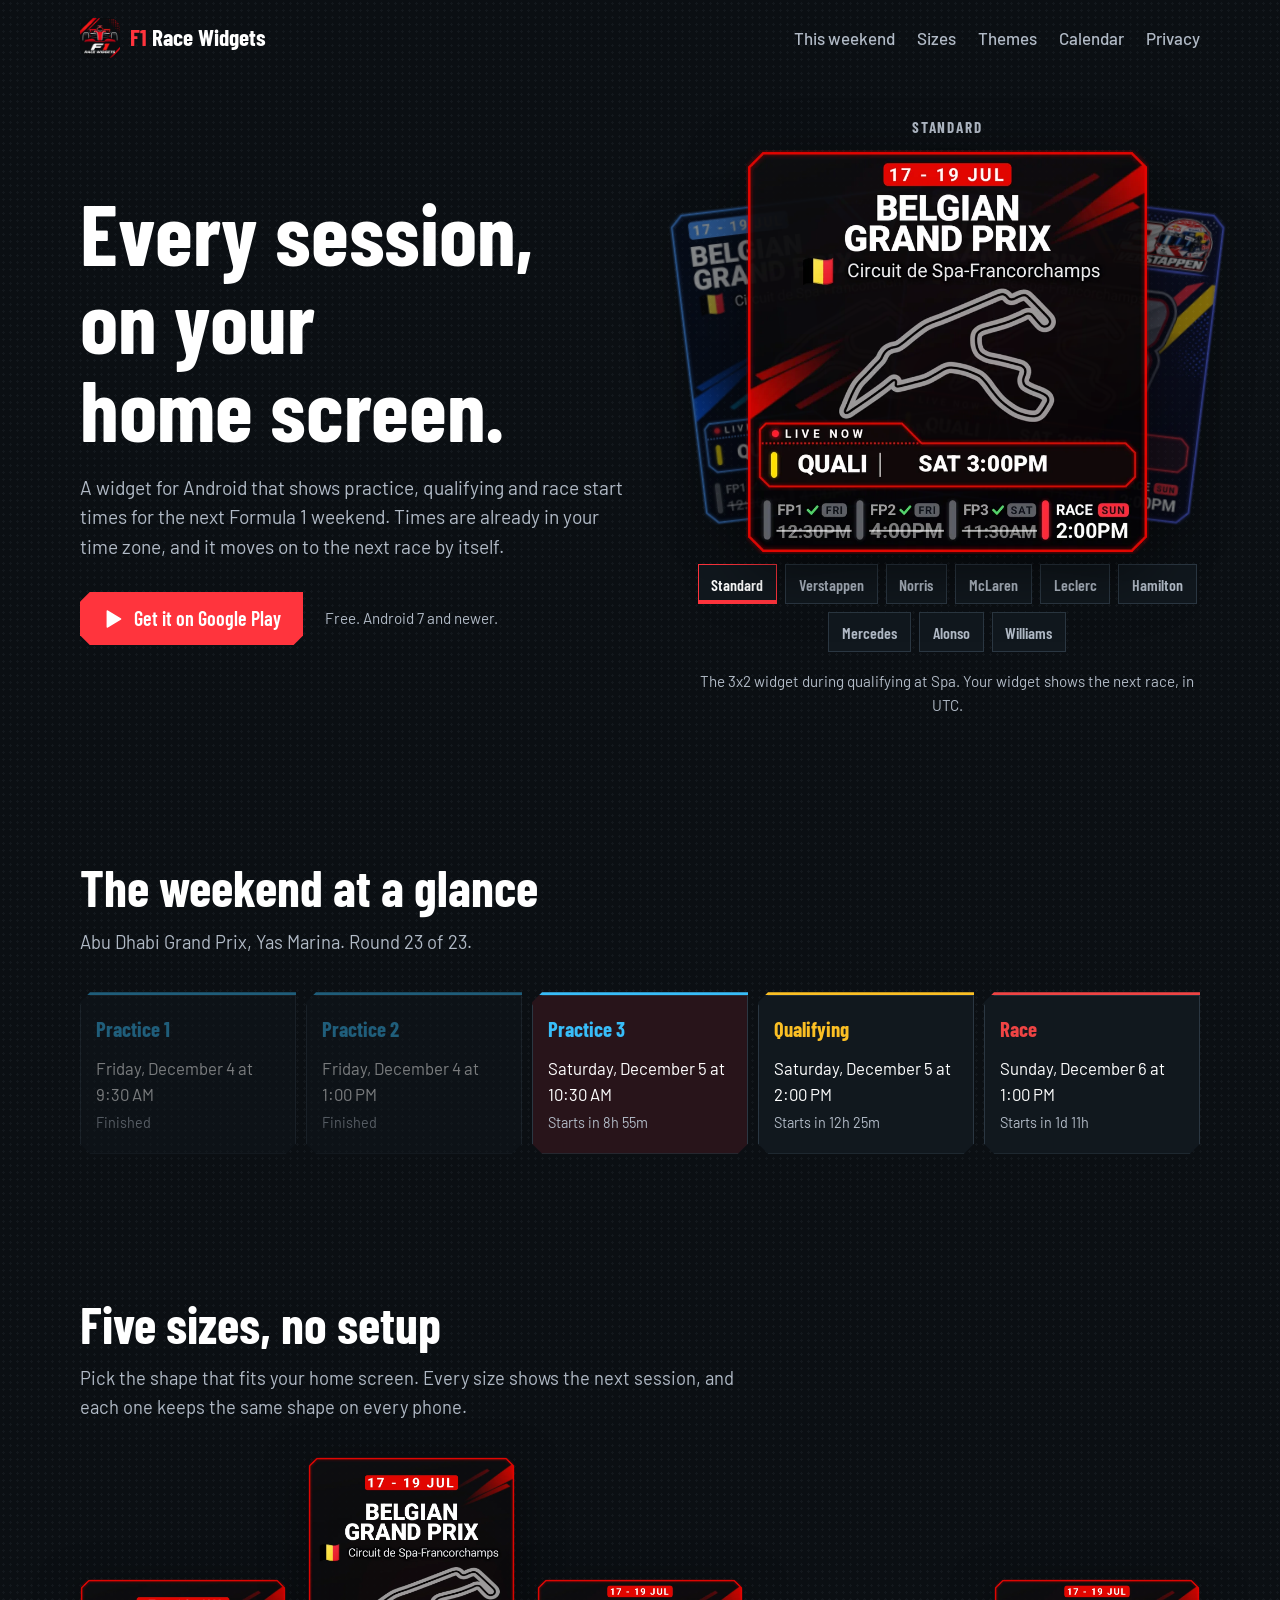
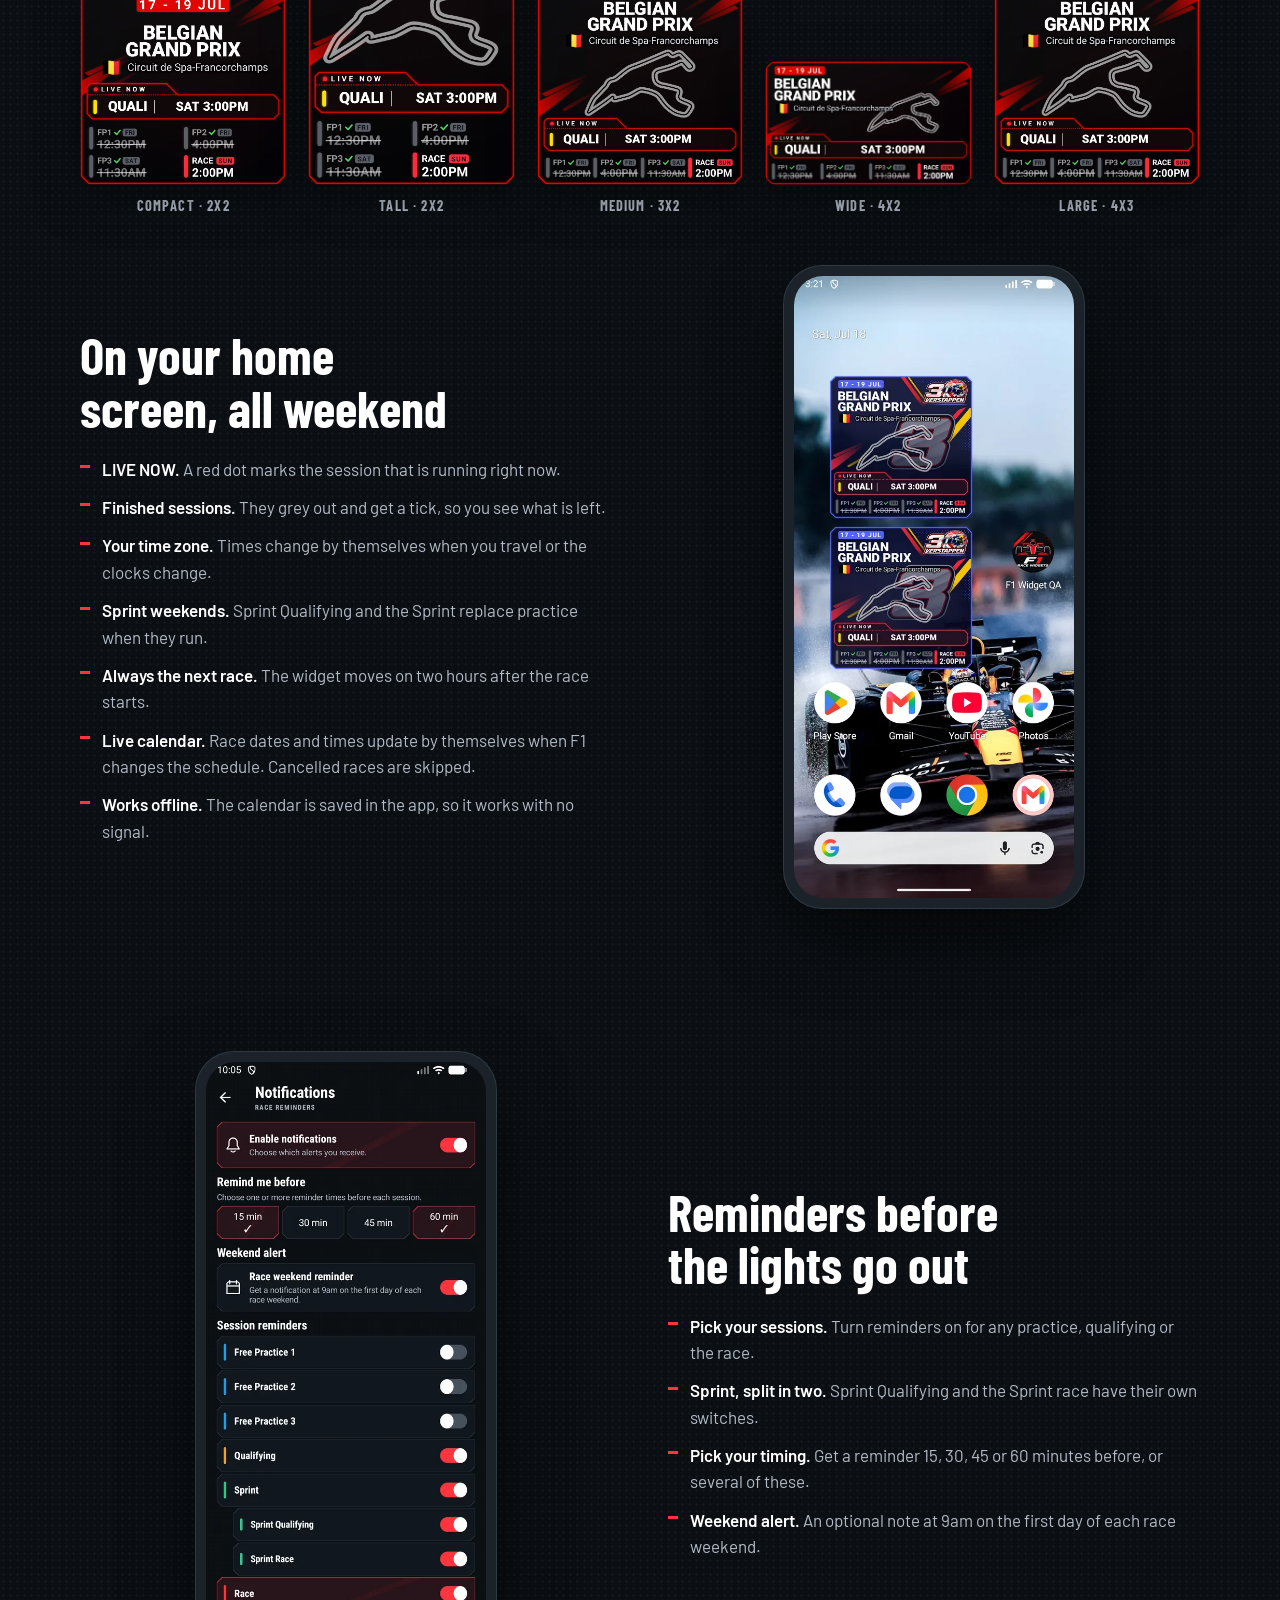
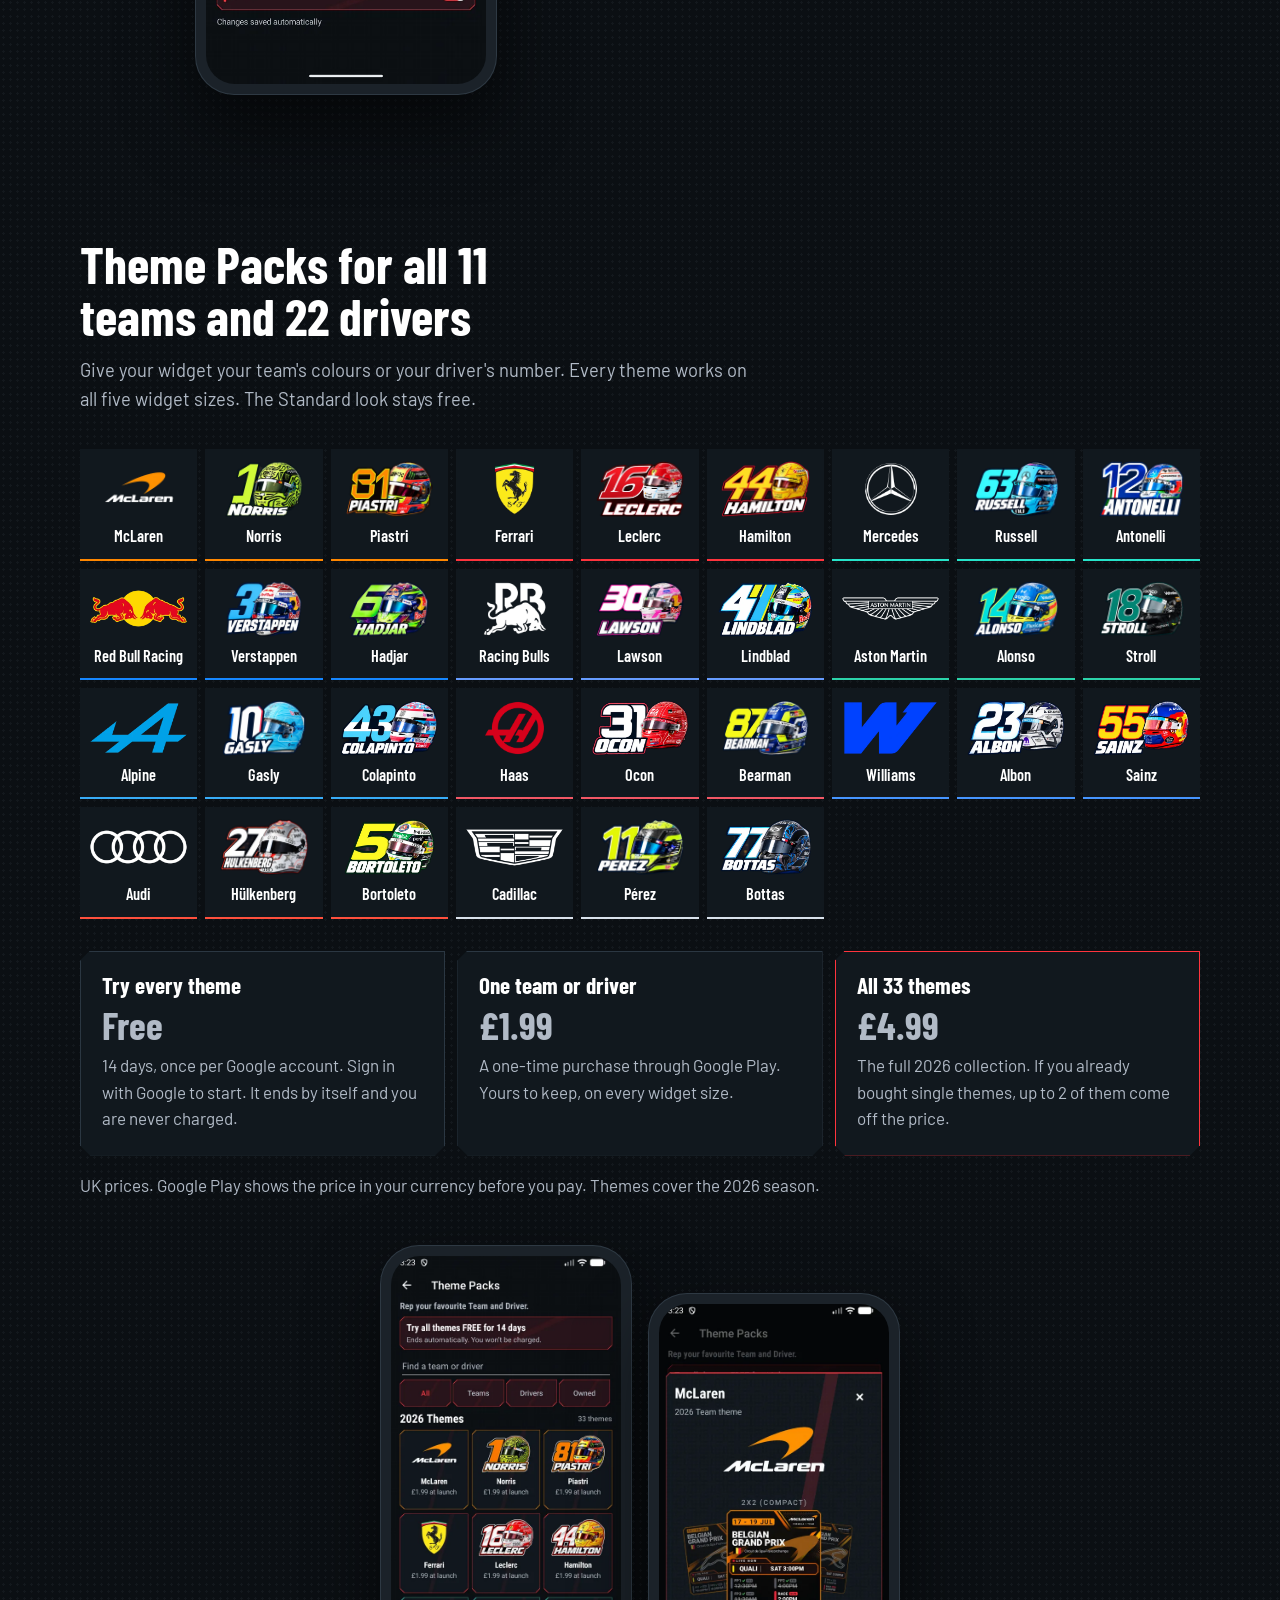
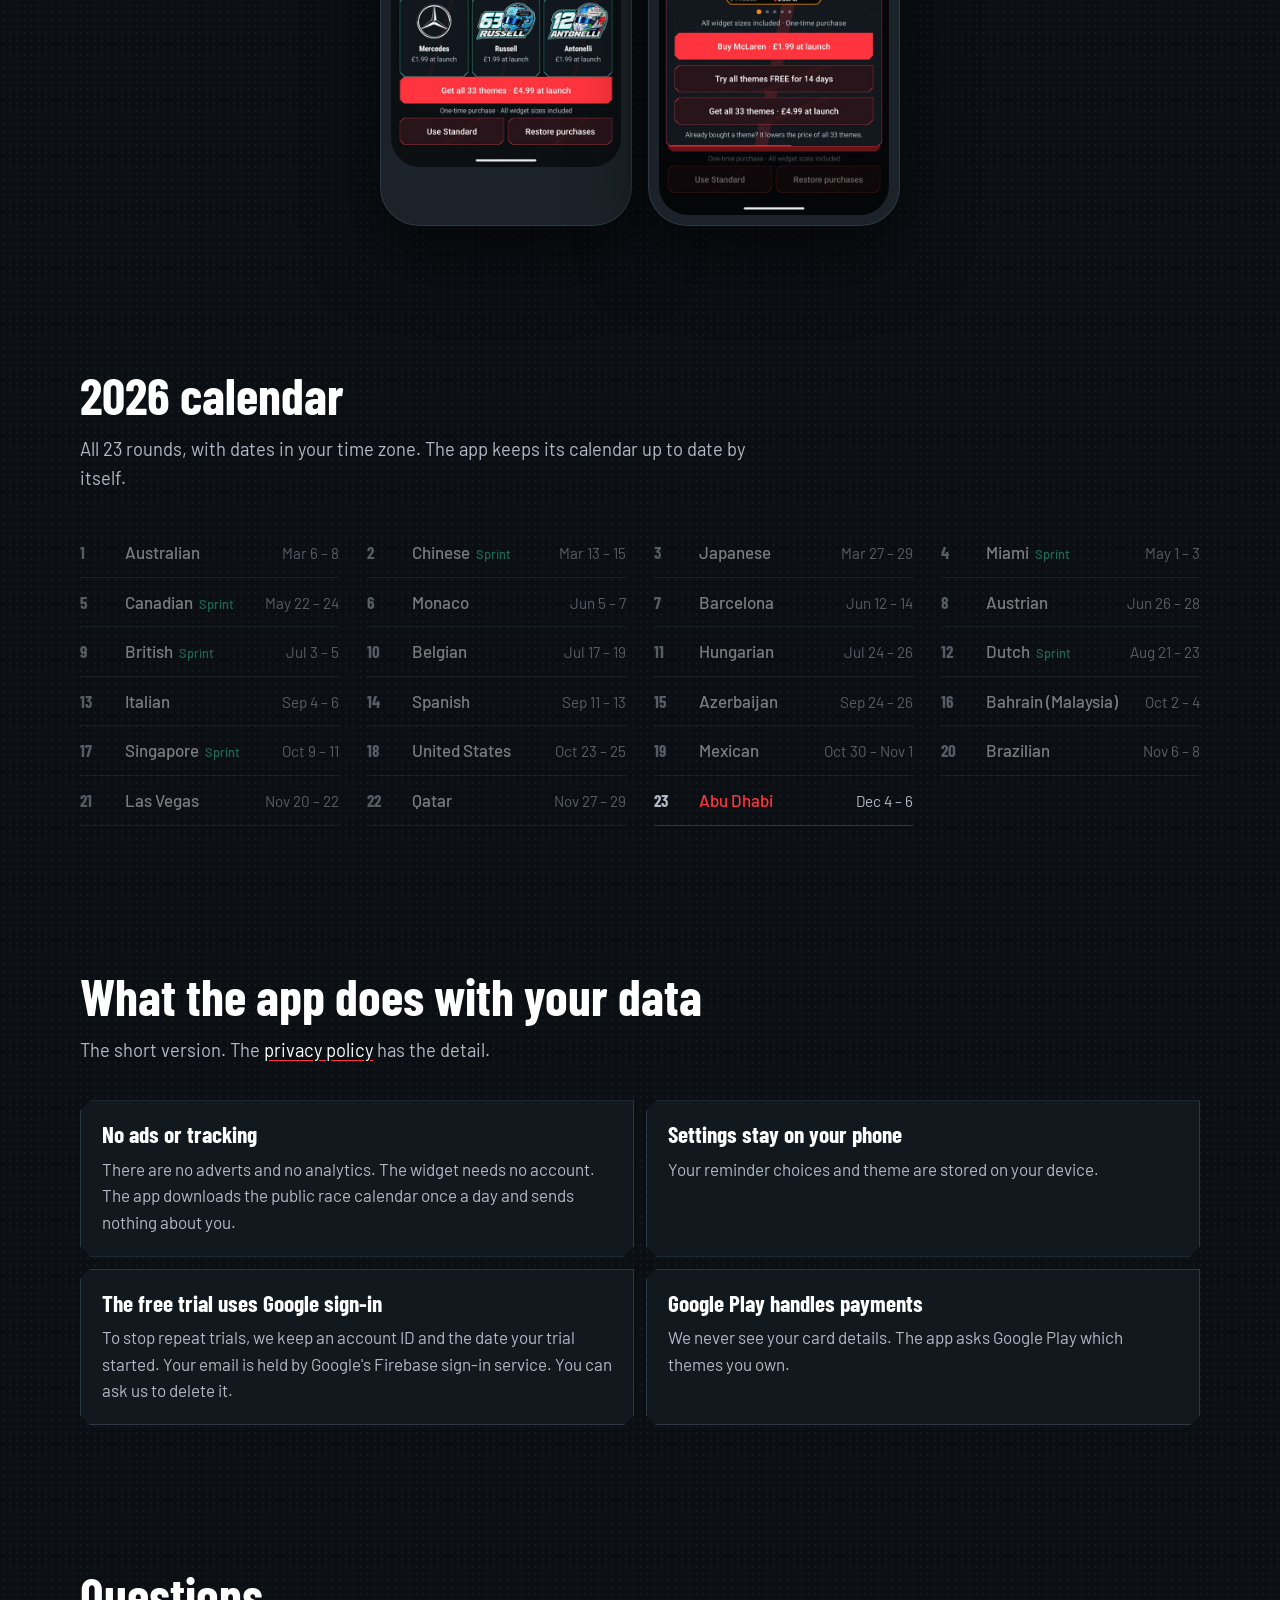
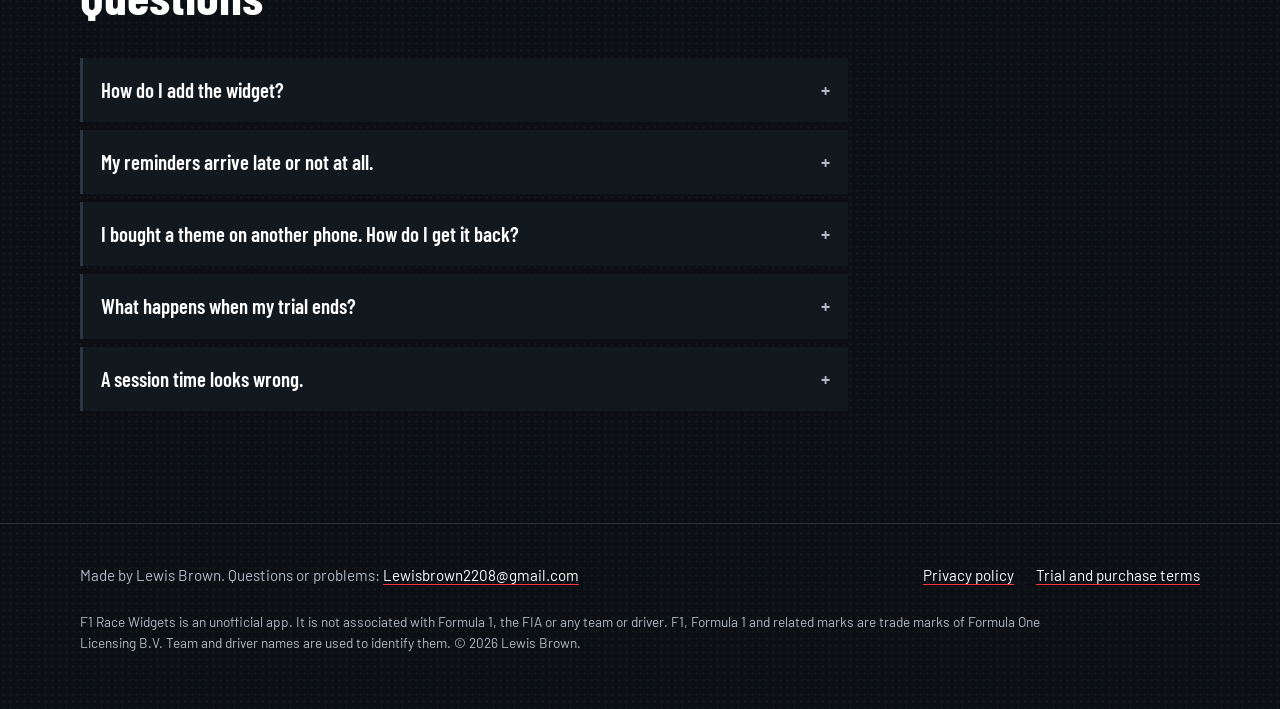
<file: index.html>
<!DOCTYPE html>
<html lang="en-GB">
<head>
  <meta charset="utf-8">
  <meta name="viewport" content="width=device-width, initial-scale=1">
  <title>F1 Race Widgets for Android</title>
  <meta name="description" content="Home screen widgets for Android in five sizes, showing every session of the next Formula 1 race weekend in your own time zone, with reminders and team and driver themes.">
  <meta name="theme-color" content="#0b0f13">
  <meta property="og:title" content="F1 Race Widgets for Android">
  <meta property="og:description" content="Every session of the next race weekend on your home screen, in your time zone.">
  <meta property="og:image" content="https://f1-schedule-widgets.netlify.app/assets/cards/verstappen.webp">
  <link rel="icon" href="favicon.png" type="image/png">
  <link rel="preconnect" href="https://fonts.googleapis.com">
  <link rel="preconnect" href="https://fonts.gstatic.com" crossorigin>
  <link href="https://fonts.googleapis.com/css2?family=Barlow+Condensed:wght@600;700&family=Barlow:wght@400;500;600&family=Roboto:wght@400;700&display=swap" rel="stylesheet">
  <link rel="stylesheet" href="styles.css">
</head>
<body>
  <header class="site-header">
    <div class="wrap">
      <a class="brand" href="./">
        <img src="assets/icon-192.png" alt="" width="40" height="40">
        <span><b>F1</b> Race Widgets</span>
      </a>
      <nav class="site-nav" aria-label="Sections">
        <a href="#weekend">This weekend</a>
        <a href="#sizes">Sizes</a>
        <a href="#themes">Themes</a>
        <a href="#calendar">Calendar</a>
        <a href="#privacy">Privacy</a>
      </nav>
    </div>
  </header>

  <main>
    <section class="hero" aria-labelledby="hero-title">
      <div class="wrap">
        <div>
          <h1 id="hero-title">Every session, on your home screen.</h1>
          <p class="lede">A widget for Android that shows practice, qualifying and race start times for the next Formula 1 weekend. Times are already in your time zone, and it moves on to the next race by itself.</p>
          <div class="actions">
            <a class="button" href="https://play.google.com/store/apps/details?id=com.f1widget">
              <svg viewBox="0 0 24 24" aria-hidden="true"><path fill="currentColor" d="M5 3.5v17a1 1 0 0 0 1.5.86l14-8.5a1 1 0 0 0 0-1.72l-14-8.5A1 1 0 0 0 5 3.5Z"/></svg>
              Get it on Google Play
            </a>
            <span class="small">Free. Android 7 and newer.</span>
          </div>
        </div>

        <div class="demo">
          <p class="stack-name" data-stack-name>Standard</p>
          <div class="stack" data-stack role="img" aria-label="Widget preview">
            <img data-card="0" src="assets/cards/standard.webp" alt="" width="720" height="583">
            <img data-card="1" src="assets/cards/verstappen.webp" alt="" width="720" height="583">
            <img data-card="2" src="assets/cards/norris.webp" alt="" width="720" height="583">
          </div>
          <div class="theme-picker" data-picker role="group" aria-label="Try a theme"></div>
          <p class="demo-caption">The 3x2 widget during qualifying at Spa. Your widget shows the next race, in <span data-zone>your time zone</span>.</p>
        </div>
    </section>

    <section id="weekend" aria-labelledby="weekend-title">
      <div class="wrap">
        <div class="section-head">
          <h2 id="weekend-title">The weekend at a glance</h2>
          <p data-weekend-title></p>
        </div>
        <ol class="timeline" data-timeline></ol>
      </div>
    </section>

    <section id="sizes" aria-labelledby="widgets-title">
      <div class="wrap">
        <div class="section-head">
          <h2 id="widgets-title">Five sizes, no setup</h2>
          <p>Pick the shape that fits your home screen. Every size shows the next session, and each one keeps the same shape on every phone.</p>
        </div>
        <div class="size-grid">
          <figure class="compact"><img src="assets/sizes/standard_small.webp" alt="Compact 2x2 widget" loading="lazy" width="430" height="348"><figcaption>Compact · 2x2</figcaption></figure>
          <figure class="tall"><img src="assets/sizes/standard_tall.webp" alt="Tall 2x2 widget" loading="lazy" width="430" height="688"><figcaption>Tall · 2x2</figcaption></figure>
          <figure><img src="assets/sizes/standard_medium.webp" alt="Medium 3x2 widget" loading="lazy" width="620" height="502"><figcaption>Medium · 3x2</figcaption></figure>
          <figure><img src="assets/sizes/standard_wide.webp" alt="Wide 4x2 widget" loading="lazy" width="740" height="461"><figcaption>Wide · 4x2</figcaption></figure>
          <figure><img src="assets/sizes/standard_large.webp" alt="Large 4x3 widget" loading="lazy" width="740" height="599"><figcaption>Large · 4x3</figcaption></figure>
        </div>
      </div>
      <div class="wrap feature" style="margin-top:48px">
        <div>
          <h2>On your home screen, all weekend</h2>
          <ul>
            <li><b>LIVE NOW.</b> A red dot marks the session that is running right now.</li>
            <li><b>Finished sessions.</b> They grey out and get a tick, so you see what is left.</li>
            <li><b>Your time zone.</b> Times change by themselves when you travel or the clocks change.</li>
            <li><b>Sprint weekends.</b> Sprint Qualifying and the Sprint replace practice when they run.</li>
            <li><b>Always the next race.</b> The widget moves on two hours after the race starts.</li>
            <li><b>Live calendar.</b> Race dates and times update by themselves when F1 changes the schedule. Cancelled races are skipped.</li>
            <li><b>Works offline.</b> The calendar is saved in the app, so it works with no signal.</li>
          </ul>
        </div>
        <div class="phone"><img src="assets/screens/homescreen.webp" alt="Android home screen with two F1 widgets showing the Belgian Grand Prix, qualifying live" width="540" height="1200" loading="lazy"></div>
      </div>
    </section>

    <section aria-labelledby="reminders-title">
      <div class="wrap feature flip">
        <div>
          <h2 id="reminders-title">Reminders before the lights go out</h2>
          <ul>
            <li><b>Pick your sessions.</b> Turn reminders on for any practice, qualifying or the race.</li>
            <li><b>Sprint, split in two.</b> Sprint Qualifying and the Sprint race have their own switches.</li>
            <li><b>Pick your timing.</b> Get a reminder 15, 30, 45 or 60 minutes before, or several of these.</li>
            <li><b>Weekend alert.</b> An optional note at 9am on the first day of each race weekend.</li>
          </ul>
        </div>
        <div class="phone"><img src="assets/screens/notifications.webp" alt="Notification settings with reminders on for qualifying, sprint and race, 15 and 60 minutes before, and separate Sprint Qualifying and Sprint Race switches" width="540" height="1200" loading="lazy"></div>
      </div>
    </section>

    <section id="themes" aria-labelledby="themes-title">
      <div class="wrap">
        <div class="section-head">
          <h2 id="themes-title">Theme Packs for all 11 teams and 22 drivers</h2>
          <p>Give your widget your team's colours or your driver's number. Every theme works on all five widget sizes. The Standard look stays free.</p>
        </div>
        <div class="art-wall" data-wall></div>

        <div class="offers">
          <div class="offer panel">
            <h3>Try every theme</h3>
            <p class="price">Free</p>
            <p>14 days, once per Google account. Sign in with Google to start. It ends by itself and you are never charged.</p>
          </div>
          <div class="offer panel">
            <h3>One team or driver</h3>
            <p class="price">£1.99</p>
            <p>A one-time purchase through Google Play. Yours to keep, on every widget size.</p>
          </div>
          <div class="offer panel accent">
            <h3>All 33 themes</h3>
            <p class="price">£4.99</p>
            <p>The full 2026 collection. If you already bought single themes, up to 2 of them come off the price.</p>
          </div>
        </div>
        <p class="muted" style="margin-top:16px">UK prices. Google Play shows the price in your currency before you pay. Themes cover the 2026 season.</p>

        <div class="phones" style="margin-top:48px">
          <div class="phone"><img src="assets/screens/shop.webp" alt="Theme Packs screen with team and driver themes" width="540" height="1200" loading="lazy"></div>
          <div class="phone"><img src="assets/screens/detail.webp" alt="McLaren theme page, cycling through all five widget sizes" width="540" height="1200" loading="lazy"></div>
        </div>
      </div>
    </section>

    <section id="calendar" aria-labelledby="calendar-title">
      <div class="wrap">
        <div class="section-head">
          <h2 id="calendar-title">2026 calendar</h2>
          <p>All 23 rounds, with dates in your time zone. The app keeps its calendar up to date by itself.</p>
        </div>
        <ol class="calendar" data-calendar></ol>
      </div>
    </section>

    <section id="privacy" aria-labelledby="privacy-title">
      <div class="wrap">
        <div class="section-head">
          <h2 id="privacy-title">What the app does with your data</h2>
          <p>The short version. The <a class="text-link" href="privacy-policy.html">privacy policy</a> has the detail.</p>
        </div>
        <div class="facts">
          <div class="fact panel">
            <h3>No ads or tracking</h3>
            <p>There are no adverts and no analytics. The widget needs no account. The app downloads the public race calendar once a day and sends nothing about you.</p>
          </div>
          <div class="fact panel">
            <h3>Settings stay on your phone</h3>
            <p>Your reminder choices and theme are stored on your device.</p>
          </div>
          <div class="fact panel">
            <h3>The free trial uses Google sign-in</h3>
            <p>To stop repeat trials, we keep an account ID and the date your trial started. Your email is held by Google's Firebase sign-in service. You can ask us to delete it.</p>
          </div>
          <div class="fact panel">
            <h3>Google Play handles payments</h3>
            <p>We never see your card details. The app asks Google Play which themes you own.</p>
          </div>
        </div>
      </div>
    </section>

    <section aria-labelledby="faq-title">
      <div class="wrap">
        <div class="section-head">
          <h2 id="faq-title">Questions</h2>
        </div>
        <div class="faq">
          <details>
            <summary>How do I add the widget?</summary>
            <p>Touch and hold an empty part of your home screen, tap Widgets, then search for F1. The sizes are listed smallest first: 2x2 (Compact), 2x2 (Tall), 3x2 (Medium), 4x2 (Wide) and 4x3 (Large). Drag the one you want onto your home screen.</p>
          </details>
          <details>
            <summary>My reminders arrive late or not at all.</summary>
            <p>Some phones pause apps in the background to save battery. Open your phone's Settings, go to Apps, then F1 Race Widgets, then Battery, and choose Unrestricted.</p>
          </details>
          <details>
            <summary>I bought a theme on another phone. How do I get it back?</summary>
            <p>Sign in to Google Play with the same account, open Theme Packs and tap Restore purchases.</p>
          </details>
          <details>
            <summary>What happens when my trial ends?</summary>
            <p>Your widget goes back to the free Standard look, in red and black. Themes you bought stay active. Schedules and reminders are always free.</p>
          </details>
          <details>
            <summary>A session time looks wrong.</summary>
            <p>Email us with the race and session. Formula 1 sometimes moves sessions, and we update the app when it does.</p>
          </details>
        </div>
      </div>
    </section>
  </main>

  <footer class="site-footer">
    <div class="wrap">
      <p>Made by Lewis Brown. Questions or problems: <a class="text-link" href="mailto:Lewisbrown2208@gmail.com">Lewisbrown2208@gmail.com</a></p>
      <nav aria-label="Legal">
        <a class="text-link" href="privacy-policy.html">Privacy policy</a>
        <a class="text-link" href="terms.html">Trial and purchase terms</a>
      </nav>
      <p class="legal">F1 Race Widgets is an unofficial app. It is not associated with Formula 1, the FIA or any team or driver. F1, Formula 1 and related marks are trade marks of Formula One Licensing B.V. Team and driver names are used to identify them. © <span data-year>2026</span> Lewis Brown.</p>
    </div>
  </footer>

  <script src="races.js"></script>
  <script src="site.js"></script>
</body>
</html>
</file>
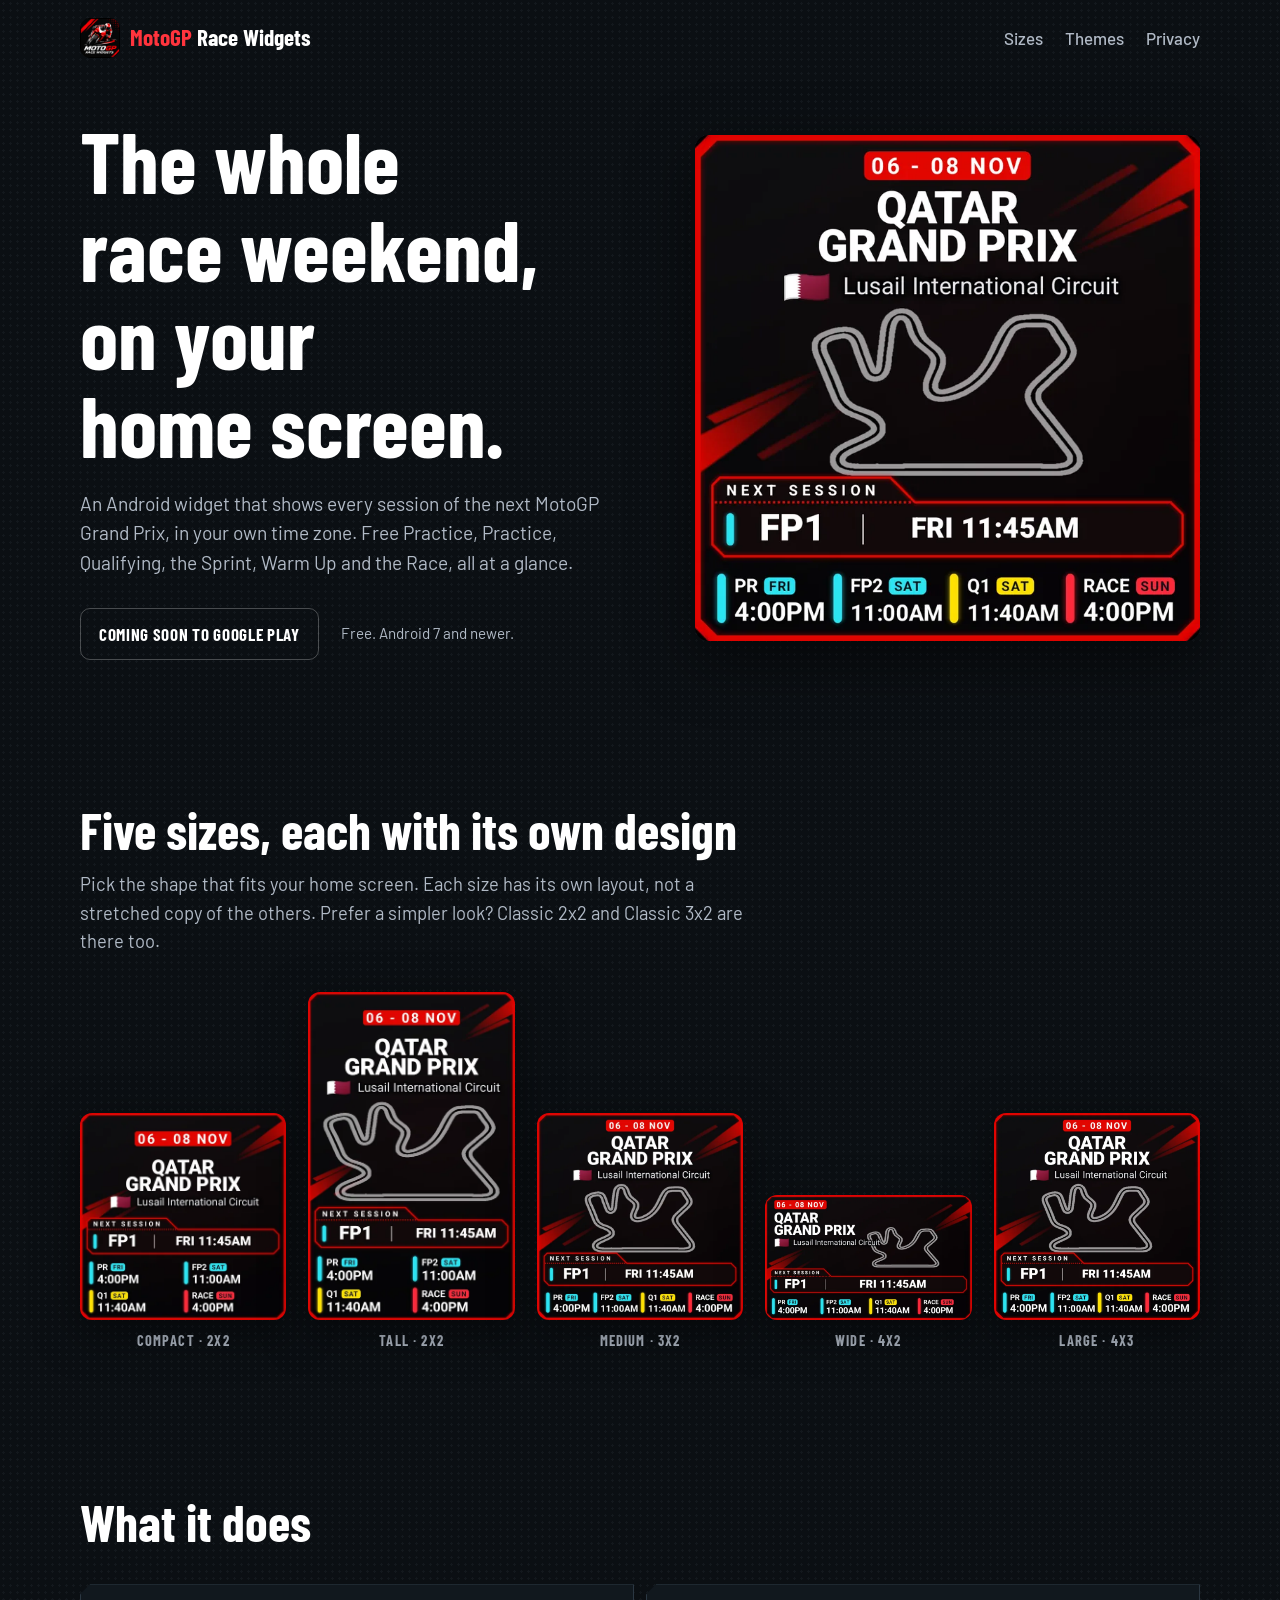
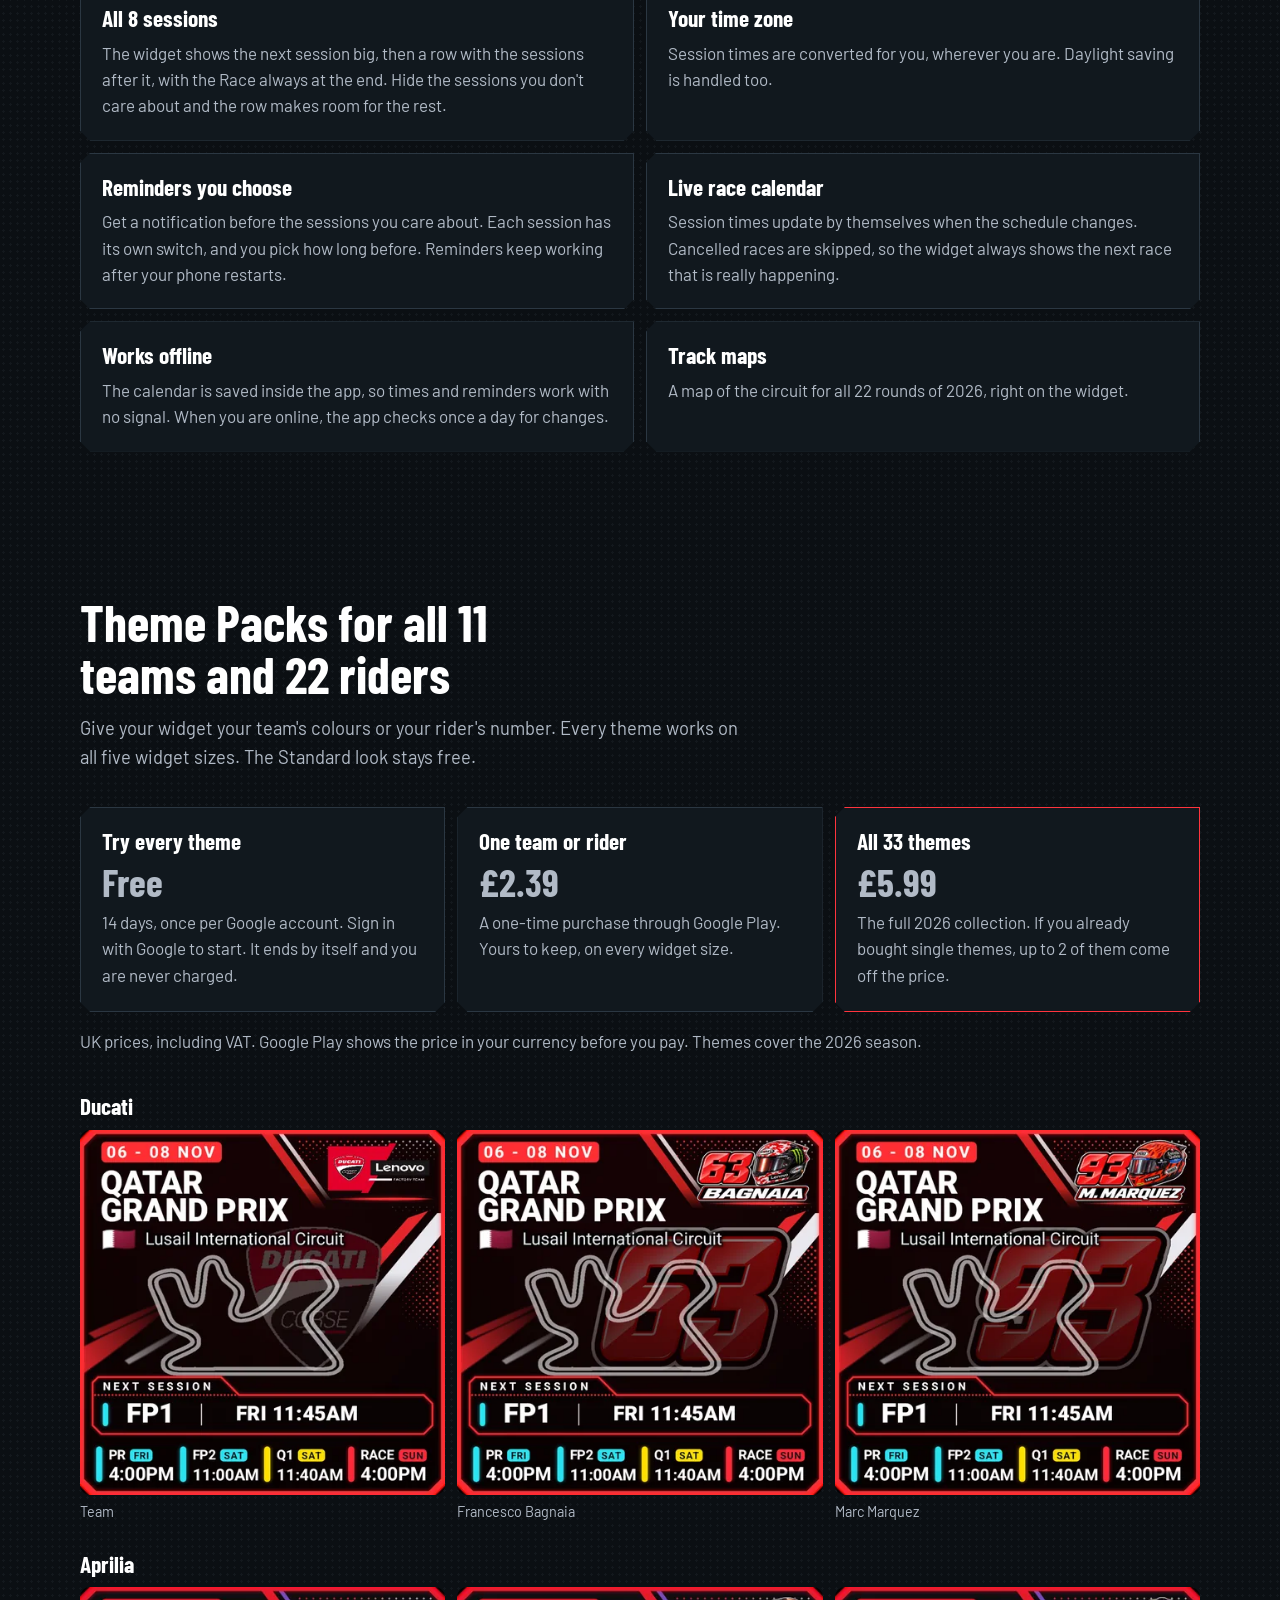
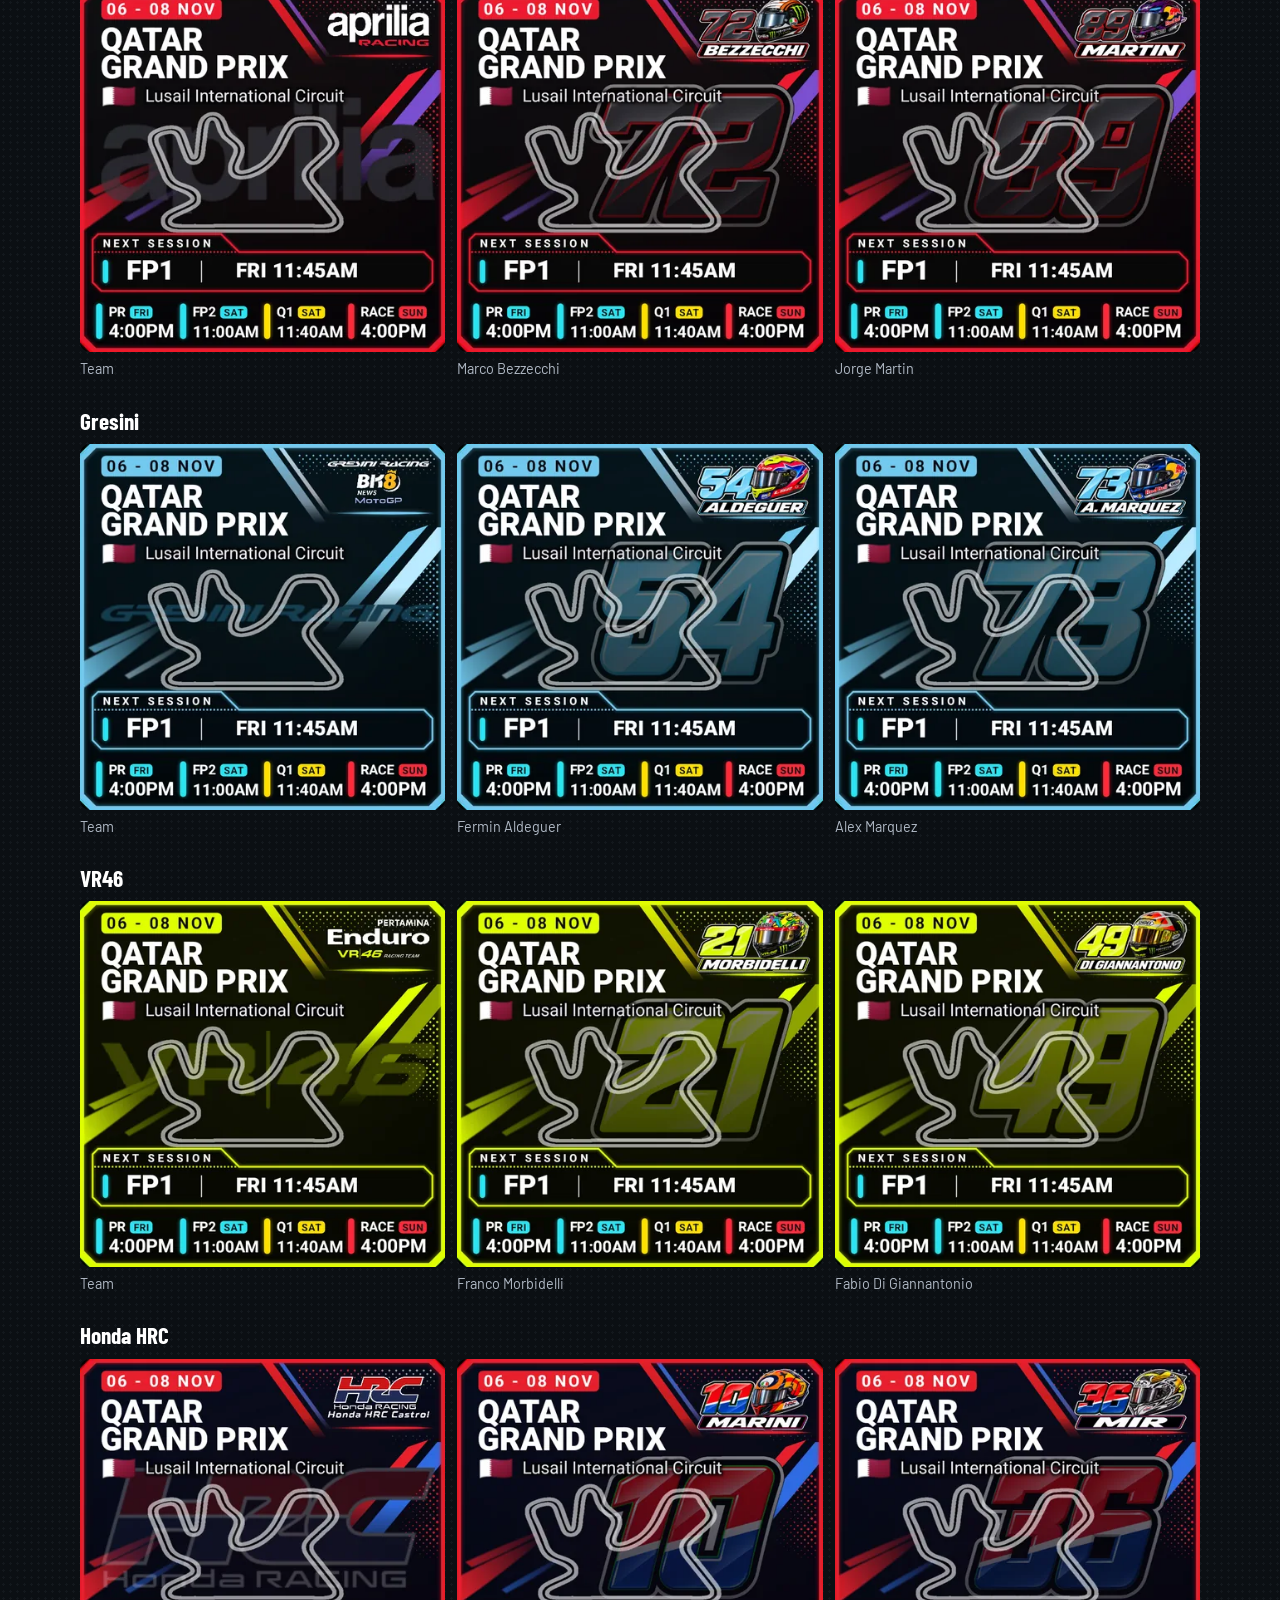
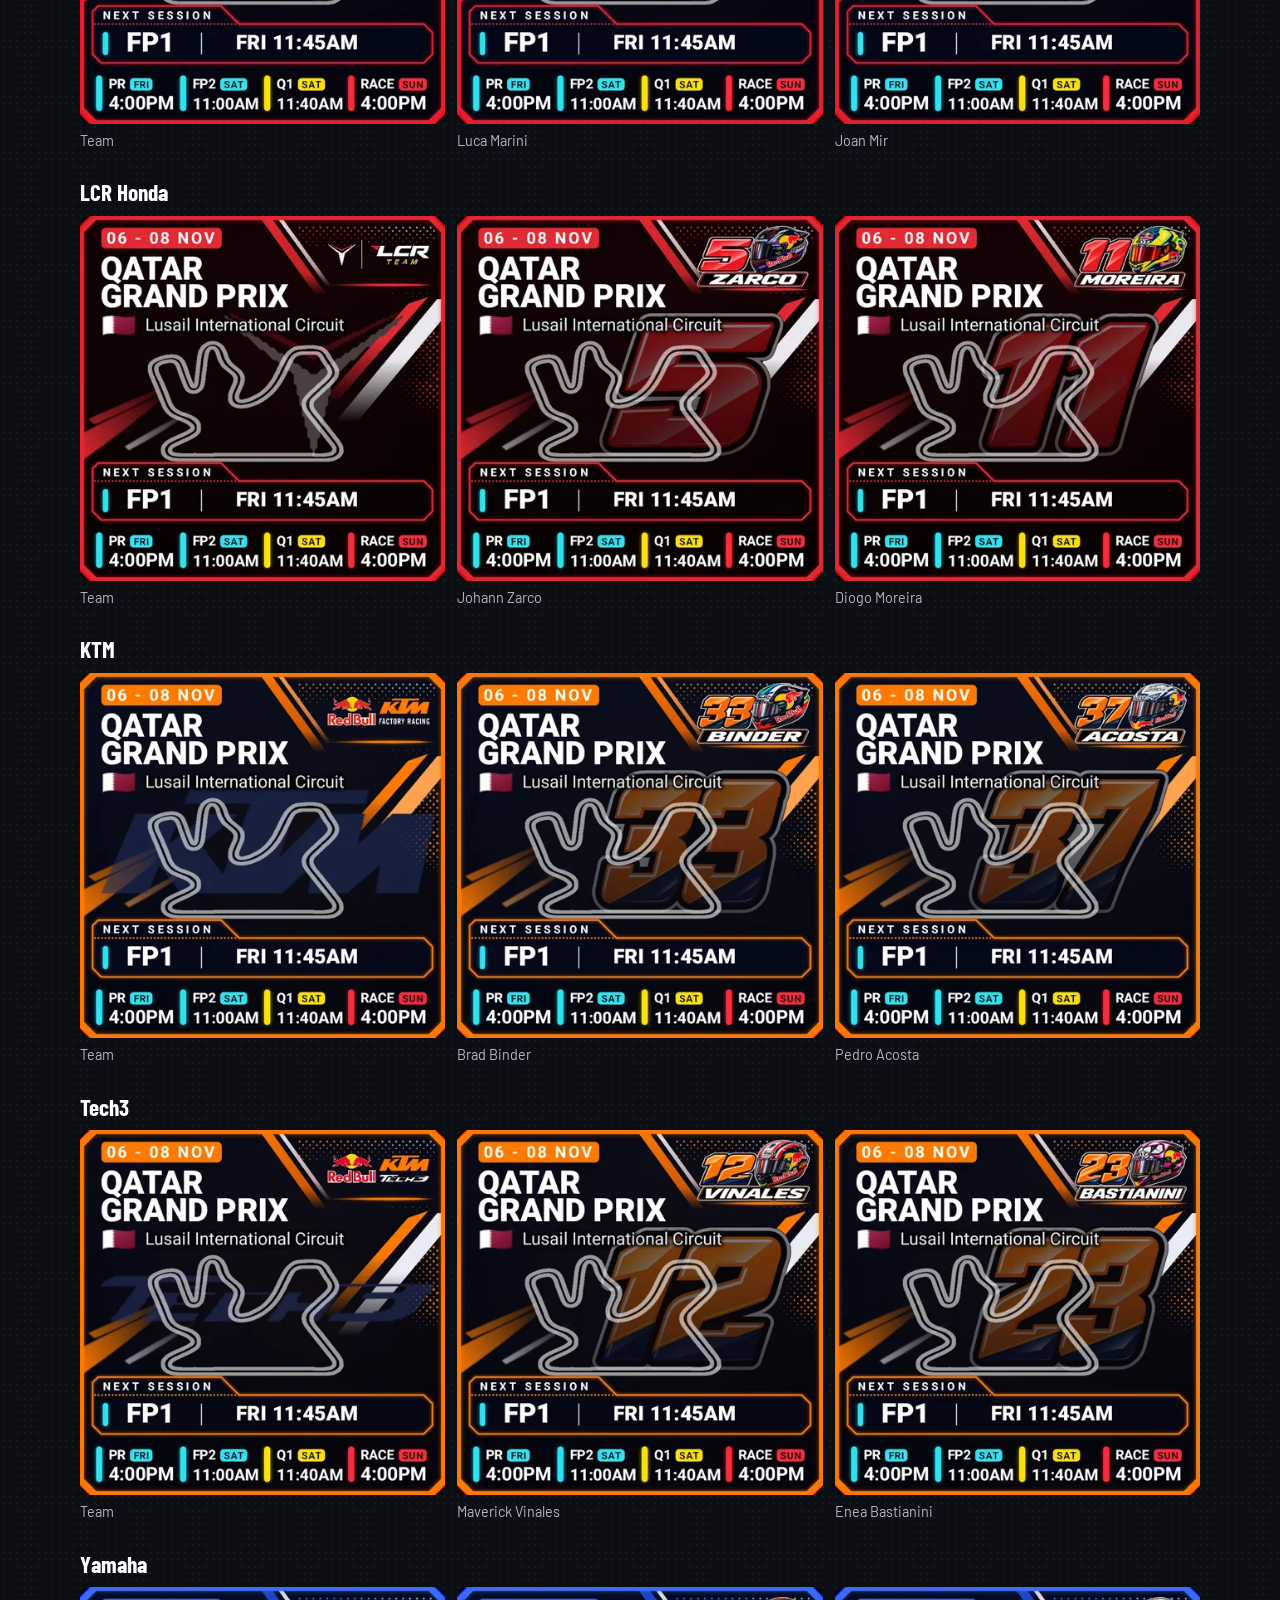
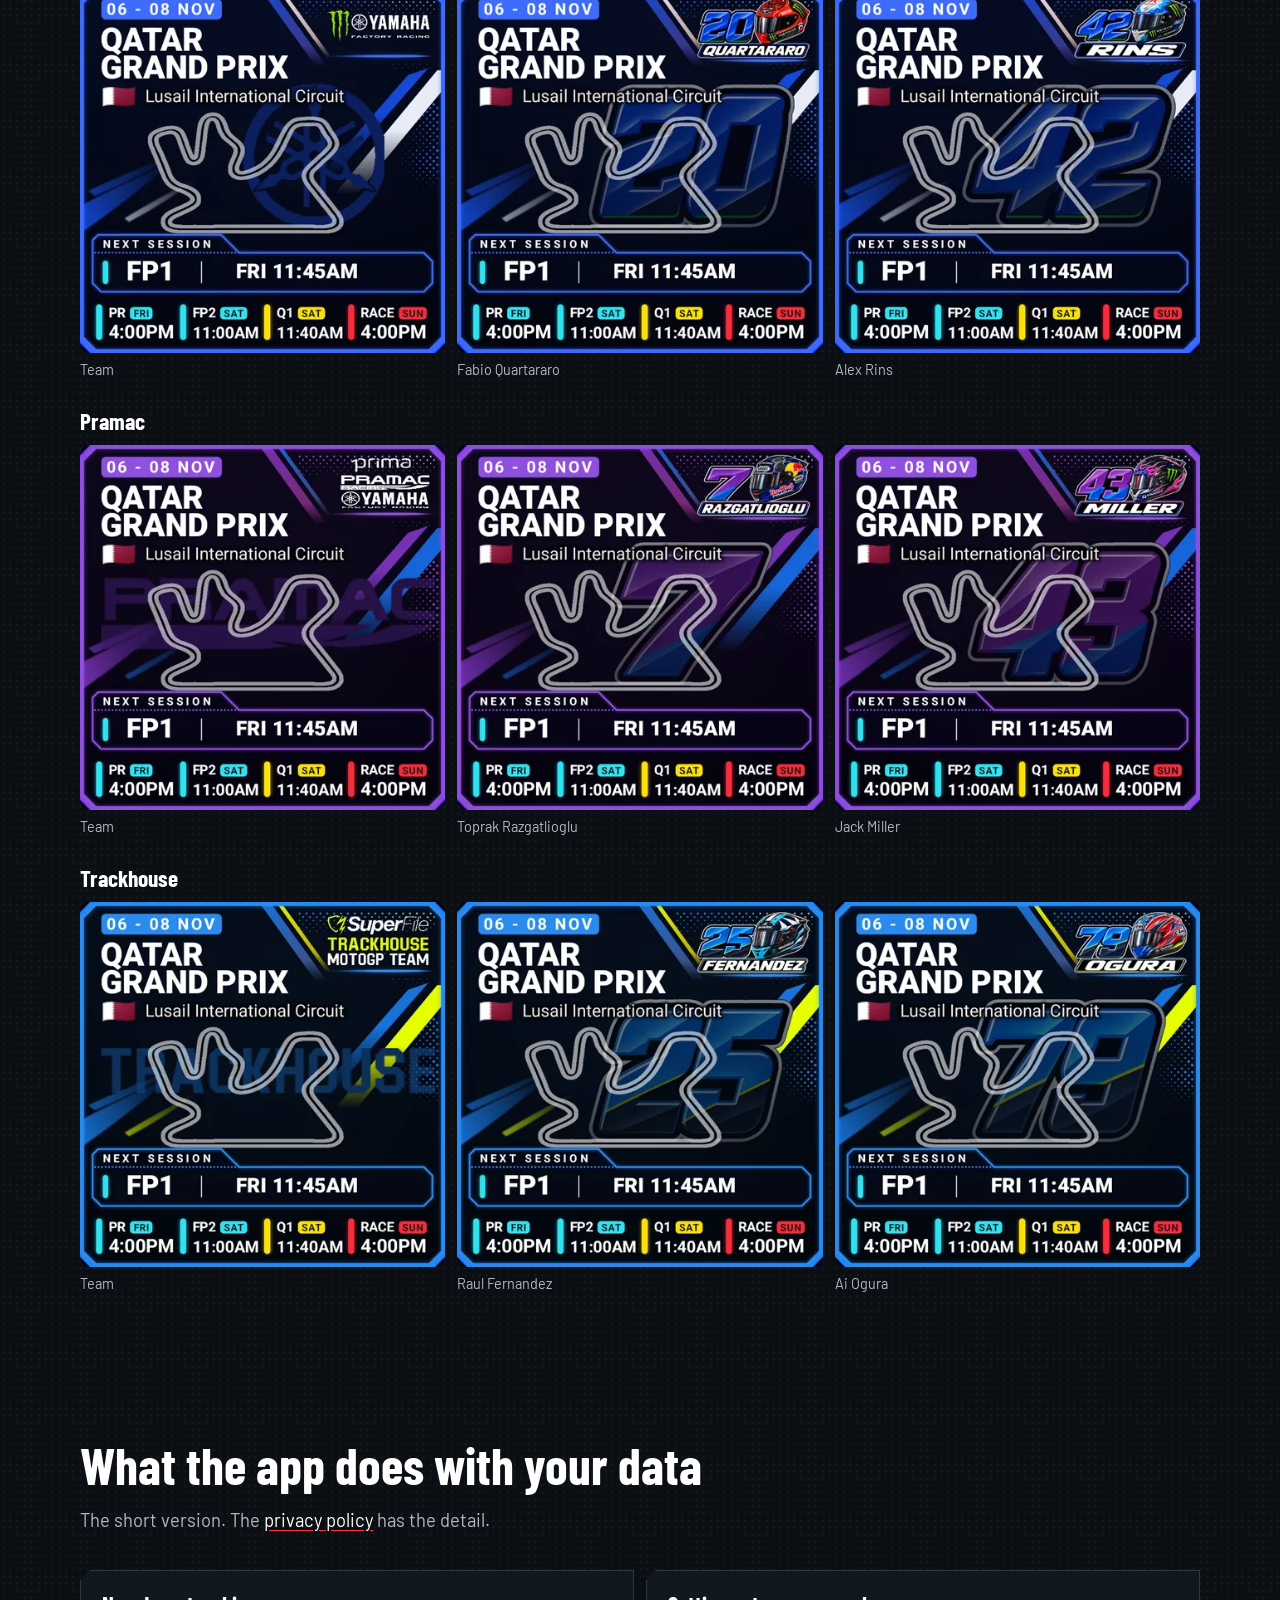
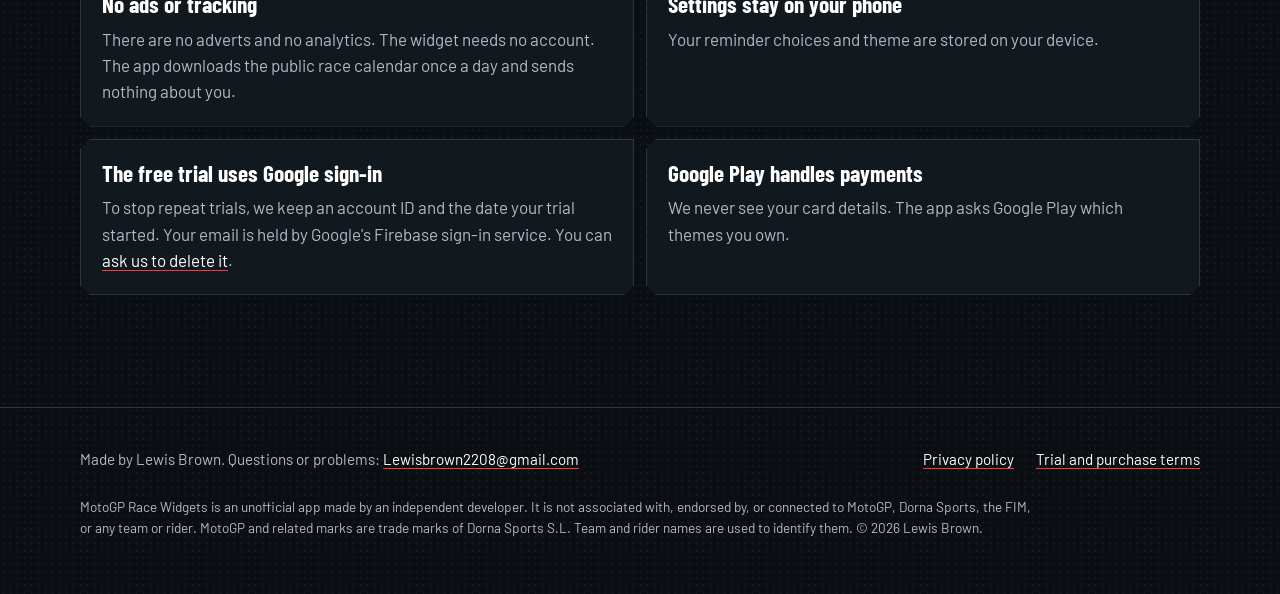
<file: motogp/index.html>
<!DOCTYPE html>
<html lang="en-GB">
<head>
  <meta charset="utf-8">
  <meta name="viewport" content="width=device-width, initial-scale=1">
  <title>MotoGP Race Widgets</title>
  <meta name="description" content="An Android widget that shows every session of the next MotoGP weekend on your home screen, in your own time zone. With reminders and team and rider themes.">
  <meta name="theme-color" content="#0b0f13">
  <link rel="icon" href="assets/favicon.png" type="image/png">
  <link rel="preconnect" href="https://fonts.googleapis.com">
  <link rel="preconnect" href="https://fonts.gstatic.com" crossorigin>
  <link href="https://fonts.googleapis.com/css2?family=Barlow+Condensed:wght@600;700&family=Barlow:wght@400;500;600&display=swap" rel="stylesheet">
  <link rel="stylesheet" href="../styles.css">
  <style>
    .hero-card { width: 100%; max-width: 520px; height: auto; border-radius: 14px; filter: drop-shadow(0 18px 30px rgba(0, 0, 0, .55)); }
    .soon { display: inline-block; padding: 12px 18px; border-radius: 10px; border: 1px solid rgba(255, 255, 255, .25); font-family: var(--display); font-weight: 700; letter-spacing: .04em; text-transform: uppercase; }
    .feature-list { display: grid; grid-template-columns: repeat(2, 1fr); gap: 12px; }
    .feature-list .panel { padding: 22px; display: grid; gap: 8px; align-content: start; }
    .feature-list p { color: var(--telemetry); }
    .teams { display: grid; gap: 28px; }
    .team h3 { margin: 0 0 10px; }
    .team-cards { display: grid; grid-template-columns: repeat(3, 1fr); gap: 12px; }
    .team-cards figure { margin: 0; display: grid; gap: 6px; }
    .team-cards img { width: 100%; height: auto; border-radius: 10px; }
    .team-cards figcaption { font-size: .9rem; color: var(--telemetry); }
    @media (max-width: 720px) {
      .feature-list { grid-template-columns: 1fr; }
      .team-cards { grid-template-columns: 1fr 1fr; }
      .team-cards figure:first-child { grid-column: 1 / -1; }
    }
  </style>
</head>
<body>
  <header class="site-header">
    <div class="wrap">
      <a class="brand" href="./">
        <img src="assets/icon-192.png" alt="" width="40" height="40">
        <span><b>MotoGP</b> Race Widgets</span>
      </a>
      <nav class="site-nav" aria-label="Sections">
        <a href="#sizes">Sizes</a>
        <a href="#themes">Themes</a>
        <a href="#privacy">Privacy</a>
      </nav>
    </div>
  </header>

  <main>
    <section class="hero" aria-labelledby="hero-title">
      <div class="wrap">
        <div>
          <h1 id="hero-title">The whole race weekend, on your home screen.</h1>
          <p class="lede">An Android widget that shows every session of the next MotoGP Grand Prix, in your own time zone. Free Practice, Practice, Qualifying, the Sprint, Warm Up and the Race, all at a glance.</p>
          <div class="actions">
            <span class="soon">Coming soon to Google Play</span>
            <span class="small">Free. Android 7 and newer.</span>
          </div>
        </div>
        <div class="demo">
          <img class="hero-card" src="assets/hero_standard.webp" alt="The free Standard widget showing the Qatar Grand Prix: next session FP1, then Practice, FP2, Q1 and the Race" width="720" height="720">
        </div>
      </div>
    </section>

    <section id="sizes" aria-labelledby="sizes-title">
      <div class="wrap">
        <div class="section-head">
          <h2 id="sizes-title">Five sizes, each with its own design</h2>
          <p>Pick the shape that fits your home screen. Each size has its own layout, not a stretched copy of the others. Prefer a simpler look? Classic 2x2 and Classic 3x2 are there too.</p>
        </div>
        <div class="size-grid">
          <figure class="compact"><img src="assets/sizes/standard_small.webp" alt="Compact 2x2 widget" loading="lazy" width="430" height="430"><figcaption>Compact · 2x2</figcaption></figure>
          <figure class="tall"><img src="assets/sizes/standard_tall.webp" alt="Tall 2x2 widget" loading="lazy" width="430" height="683"><figcaption>Tall · 2x2</figcaption></figure>
          <figure><img src="assets/sizes/standard_medium.webp" alt="Medium 3x2 widget" loading="lazy" width="620" height="620"><figcaption>Medium · 3x2</figcaption></figure>
          <figure><img src="assets/sizes/standard_wide.webp" alt="Wide 4x2 widget" loading="lazy" width="740" height="446"><figcaption>Wide · 4x2</figcaption></figure>
          <figure><img src="assets/sizes/standard_large.webp" alt="Large 4x3 widget" loading="lazy" width="740" height="740"><figcaption>Large · 4x3</figcaption></figure>
        </div>
      </div>
    </section>

    <section aria-labelledby="features-title">
      <div class="wrap">
        <div class="section-head">
          <h2 id="features-title">What it does</h2>
        </div>
        <div class="feature-list">
          <div class="panel"><h3>All 8 sessions</h3><p>The widget shows the next session big, then a row with the sessions after it, with the Race always at the end. Hide the sessions you don't care about and the row makes room for the rest.</p></div>
          <div class="panel"><h3>Your time zone</h3><p>Session times are converted for you, wherever you are. Daylight saving is handled too.</p></div>
          <div class="panel"><h3>Reminders you choose</h3><p>Get a notification before the sessions you care about. Each session has its own switch, and you pick how long before. Reminders keep working after your phone restarts.</p></div>
          <div class="panel"><h3>Live race calendar</h3><p>Session times update by themselves when the schedule changes. Cancelled races are skipped, so the widget always shows the next race that is really happening.</p></div>
          <div class="panel"><h3>Works offline</h3><p>The calendar is saved inside the app, so times and reminders work with no signal. When you are online, the app checks once a day for changes.</p></div>
          <div class="panel"><h3>Track maps</h3><p>A map of the circuit for all 22 rounds of 2026, right on the widget.</p></div>
        </div>
      </div>
    </section>

    <section id="themes" aria-labelledby="themes-title">
      <div class="wrap">
        <div class="section-head">
          <h2 id="themes-title">Theme Packs for all 11 teams and 22 riders</h2>
          <p>Give your widget your team's colours or your rider's number. Every theme works on all five widget sizes. The Standard look stays free.</p>
        </div>

        <div class="offers">
          <div class="offer panel">
            <h3>Try every theme</h3>
            <p class="price">Free</p>
            <p>14 days, once per Google account. Sign in with Google to start. It ends by itself and you are never charged.</p>
          </div>
          <div class="offer panel">
            <h3>One team or rider</h3>
            <p class="price">£2.39</p>
            <p>A one-time purchase through Google Play. Yours to keep, on every widget size.</p>
          </div>
          <div class="offer panel accent">
            <h3>All 33 themes</h3>
            <p class="price">£5.99</p>
            <p>The full 2026 collection. If you already bought single themes, up to 2 of them come off the price.</p>
          </div>
        </div>
        <p class="muted" style="margin-top:16px">UK prices, including VAT. Google Play shows the price in your currency before you pay. Themes cover the 2026 season.</p>

        <div class="teams" style="margin-top:40px">
          <div class="team"><h3>Ducati</h3><div class="team-cards">
            <figure><img src="assets/themes/ducati.webp" alt="Ducati team theme" loading="lazy" width="440" height="440"><figcaption>Team</figcaption></figure>
            <figure><img src="assets/themes/bagnaia.webp" alt="Francesco Bagnaia rider theme" loading="lazy" width="440" height="440"><figcaption>Francesco Bagnaia</figcaption></figure>
            <figure><img src="assets/themes/marc_marquez.webp" alt="Marc Marquez rider theme" loading="lazy" width="440" height="440"><figcaption>Marc Marquez</figcaption></figure>
          </div></div>
          <div class="team"><h3>Aprilia</h3><div class="team-cards">
            <figure><img src="assets/themes/aprilia.webp" alt="Aprilia team theme" loading="lazy" width="440" height="440"><figcaption>Team</figcaption></figure>
            <figure><img src="assets/themes/bezzecchi.webp" alt="Marco Bezzecchi rider theme" loading="lazy" width="440" height="440"><figcaption>Marco Bezzecchi</figcaption></figure>
            <figure><img src="assets/themes/martin.webp" alt="Jorge Martin rider theme" loading="lazy" width="440" height="440"><figcaption>Jorge Martin</figcaption></figure>
          </div></div>
          <div class="team"><h3>Gresini</h3><div class="team-cards">
            <figure><img src="assets/themes/gresini.webp" alt="Gresini team theme" loading="lazy" width="440" height="440"><figcaption>Team</figcaption></figure>
            <figure><img src="assets/themes/aldeguer.webp" alt="Fermin Aldeguer rider theme" loading="lazy" width="440" height="440"><figcaption>Fermin Aldeguer</figcaption></figure>
            <figure><img src="assets/themes/alex_marquez.webp" alt="Alex Marquez rider theme" loading="lazy" width="440" height="440"><figcaption>Alex Marquez</figcaption></figure>
          </div></div>
          <div class="team"><h3>VR46</h3><div class="team-cards">
            <figure><img src="assets/themes/vr46.webp" alt="VR46 team theme" loading="lazy" width="440" height="440"><figcaption>Team</figcaption></figure>
            <figure><img src="assets/themes/morbidelli.webp" alt="Franco Morbidelli rider theme" loading="lazy" width="440" height="440"><figcaption>Franco Morbidelli</figcaption></figure>
            <figure><img src="assets/themes/di_giannantonio.webp" alt="Fabio Di Giannantonio rider theme" loading="lazy" width="440" height="440"><figcaption>Fabio Di Giannantonio</figcaption></figure>
          </div></div>
          <div class="team"><h3>Honda HRC</h3><div class="team-cards">
            <figure><img src="assets/themes/honda.webp" alt="Honda HRC team theme" loading="lazy" width="440" height="440"><figcaption>Team</figcaption></figure>
            <figure><img src="assets/themes/marini.webp" alt="Luca Marini rider theme" loading="lazy" width="440" height="440"><figcaption>Luca Marini</figcaption></figure>
            <figure><img src="assets/themes/mir.webp" alt="Joan Mir rider theme" loading="lazy" width="440" height="440"><figcaption>Joan Mir</figcaption></figure>
          </div></div>
          <div class="team"><h3>LCR Honda</h3><div class="team-cards">
            <figure><img src="assets/themes/lcr.webp" alt="LCR Honda team theme" loading="lazy" width="440" height="440"><figcaption>Team</figcaption></figure>
            <figure><img src="assets/themes/zarco.webp" alt="Johann Zarco rider theme" loading="lazy" width="440" height="440"><figcaption>Johann Zarco</figcaption></figure>
            <figure><img src="assets/themes/moreira.webp" alt="Diogo Moreira rider theme" loading="lazy" width="440" height="440"><figcaption>Diogo Moreira</figcaption></figure>
          </div></div>
          <div class="team"><h3>KTM</h3><div class="team-cards">
            <figure><img src="assets/themes/ktm.webp" alt="KTM team theme" loading="lazy" width="440" height="440"><figcaption>Team</figcaption></figure>
            <figure><img src="assets/themes/binder.webp" alt="Brad Binder rider theme" loading="lazy" width="440" height="440"><figcaption>Brad Binder</figcaption></figure>
            <figure><img src="assets/themes/acosta.webp" alt="Pedro Acosta rider theme" loading="lazy" width="440" height="440"><figcaption>Pedro Acosta</figcaption></figure>
          </div></div>
          <div class="team"><h3>Tech3</h3><div class="team-cards">
            <figure><img src="assets/themes/tech3.webp" alt="Tech3 team theme" loading="lazy" width="440" height="440"><figcaption>Team</figcaption></figure>
            <figure><img src="assets/themes/vinales.webp" alt="Maverick Vinales rider theme" loading="lazy" width="440" height="440"><figcaption>Maverick Vinales</figcaption></figure>
            <figure><img src="assets/themes/bastianini.webp" alt="Enea Bastianini rider theme" loading="lazy" width="440" height="440"><figcaption>Enea Bastianini</figcaption></figure>
          </div></div>
          <div class="team"><h3>Yamaha</h3><div class="team-cards">
            <figure><img src="assets/themes/yamaha.webp" alt="Yamaha team theme" loading="lazy" width="440" height="440"><figcaption>Team</figcaption></figure>
            <figure><img src="assets/themes/quartararo.webp" alt="Fabio Quartararo rider theme" loading="lazy" width="440" height="440"><figcaption>Fabio Quartararo</figcaption></figure>
            <figure><img src="assets/themes/rins.webp" alt="Alex Rins rider theme" loading="lazy" width="440" height="440"><figcaption>Alex Rins</figcaption></figure>
          </div></div>
          <div class="team"><h3>Pramac</h3><div class="team-cards">
            <figure><img src="assets/themes/pramac.webp" alt="Pramac team theme" loading="lazy" width="440" height="440"><figcaption>Team</figcaption></figure>
            <figure><img src="assets/themes/razgatlioglu.webp" alt="Toprak Razgatlioglu rider theme" loading="lazy" width="440" height="440"><figcaption>Toprak Razgatlioglu</figcaption></figure>
            <figure><img src="assets/themes/miller.webp" alt="Jack Miller rider theme" loading="lazy" width="440" height="440"><figcaption>Jack Miller</figcaption></figure>
          </div></div>
          <div class="team"><h3>Trackhouse</h3><div class="team-cards">
            <figure><img src="assets/themes/trackhouse.webp" alt="Trackhouse team theme" loading="lazy" width="440" height="440"><figcaption>Team</figcaption></figure>
            <figure><img src="assets/themes/fernandez.webp" alt="Raul Fernandez rider theme" loading="lazy" width="440" height="440"><figcaption>Raul Fernandez</figcaption></figure>
            <figure><img src="assets/themes/ogura.webp" alt="Ai Ogura rider theme" loading="lazy" width="440" height="440"><figcaption>Ai Ogura</figcaption></figure>
          </div></div>
        </div>
      </div>
    </section>

    <section id="privacy" aria-labelledby="privacy-title">
      <div class="wrap">
        <div class="section-head">
          <h2 id="privacy-title">What the app does with your data</h2>
          <p>The short version. The <a class="text-link" href="privacy-policy.html">privacy policy</a> has the detail.</p>
        </div>
        <div class="facts">
          <div class="fact panel">
            <h3>No ads or tracking</h3>
            <p>There are no adverts and no analytics. The widget needs no account. The app downloads the public race calendar once a day and sends nothing about you.</p>
          </div>
          <div class="fact panel">
            <h3>Settings stay on your phone</h3>
            <p>Your reminder choices and theme are stored on your device.</p>
          </div>
          <div class="fact panel">
            <h3>The free trial uses Google sign-in</h3>
            <p>To stop repeat trials, we keep an account ID and the date your trial started. Your email is held by Google's Firebase sign-in service. You can <a class="text-link" href="privacy-policy.html#delete">ask us to delete it</a>.</p>
          </div>
          <div class="fact panel">
            <h3>Google Play handles payments</h3>
            <p>We never see your card details. The app asks Google Play which themes you own.</p>
          </div>
        </div>
      </div>
    </section>
  </main>

  <footer class="site-footer">
    <div class="wrap">
      <p>Made by Lewis Brown. Questions or problems: <a class="text-link" href="mailto:Lewisbrown2208@gmail.com">Lewisbrown2208@gmail.com</a></p>
      <nav aria-label="Legal">
        <a class="text-link" href="privacy-policy.html">Privacy policy</a>
        <a class="text-link" href="terms.html">Trial and purchase terms</a>
      </nav>
      <p class="legal">MotoGP Race Widgets is an unofficial app made by an independent developer. It is not associated with, endorsed by, or connected to MotoGP, Dorna Sports, the FIM, or any team or rider. MotoGP and related marks are trade marks of Dorna Sports S.L. Team and rider names are used to identify them. © 2026 Lewis Brown.</p>
    </div>
  </footer>
</body>
</html>
</file>
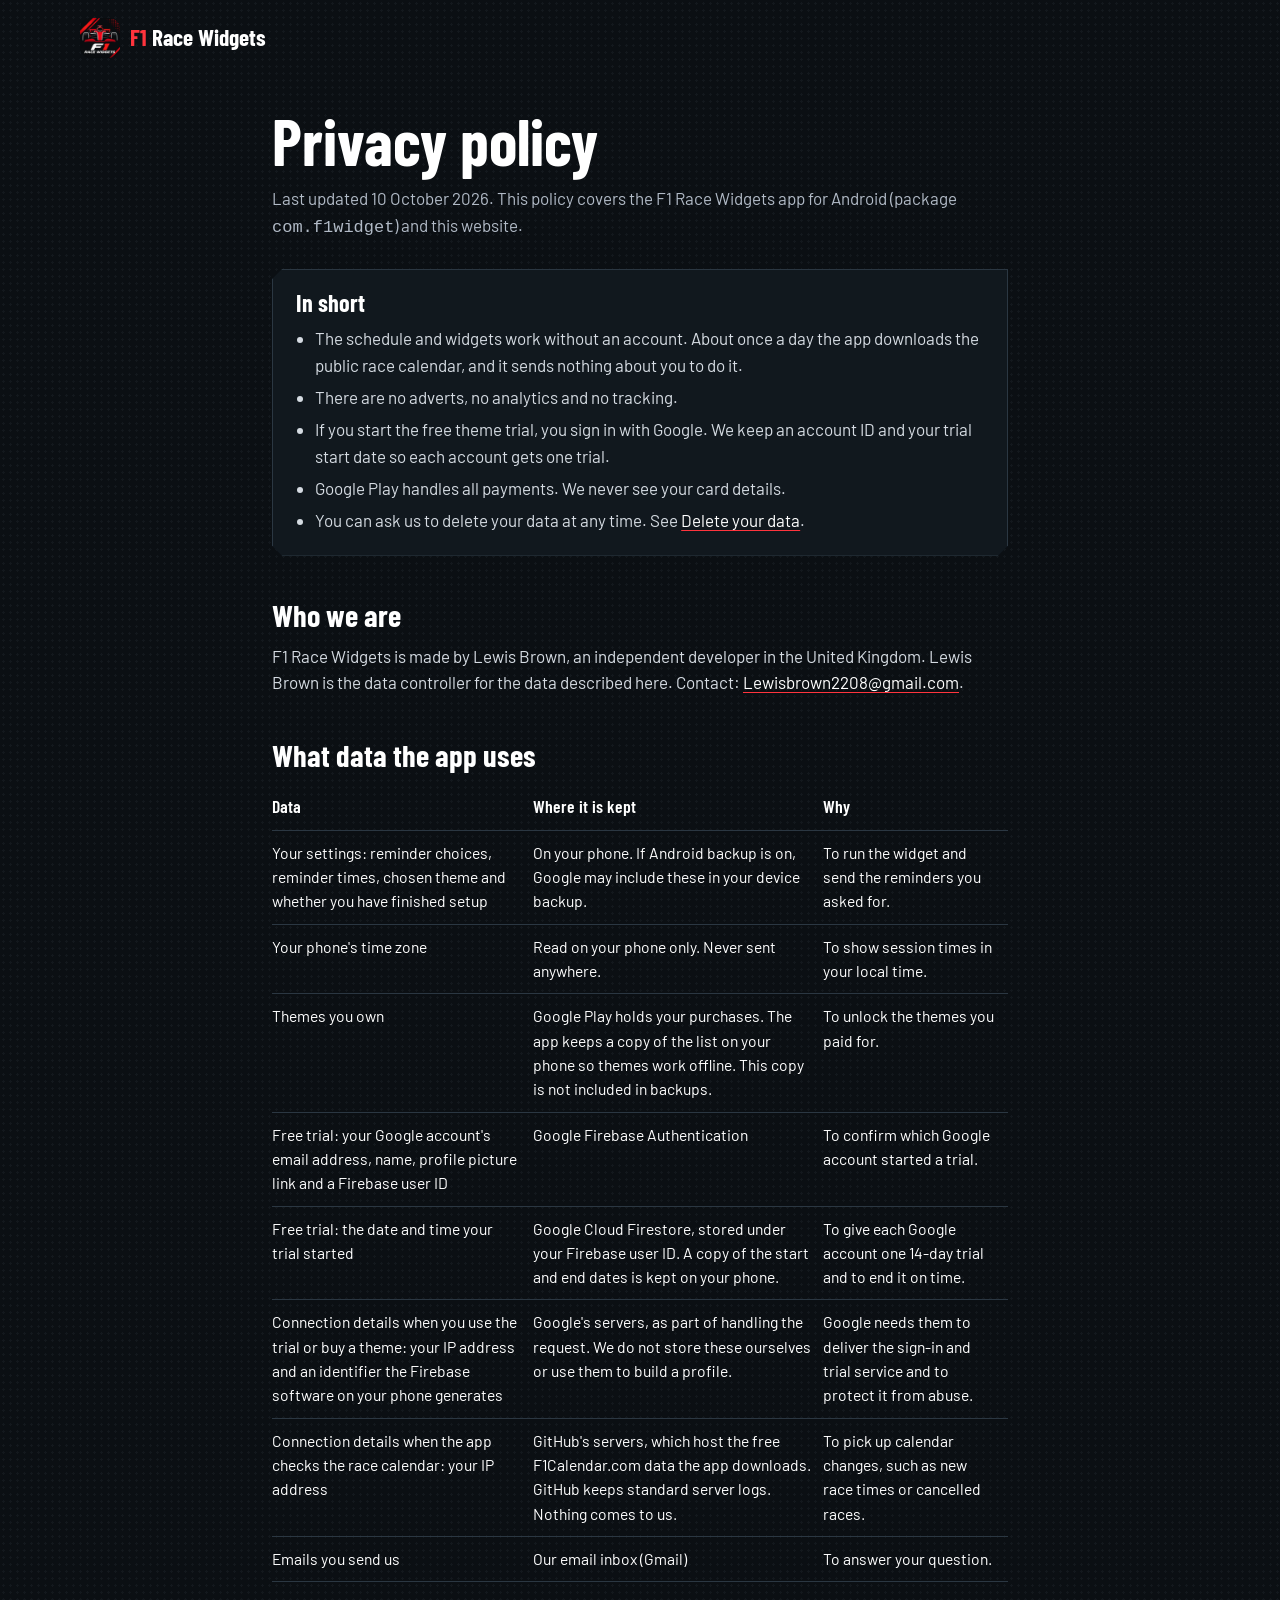
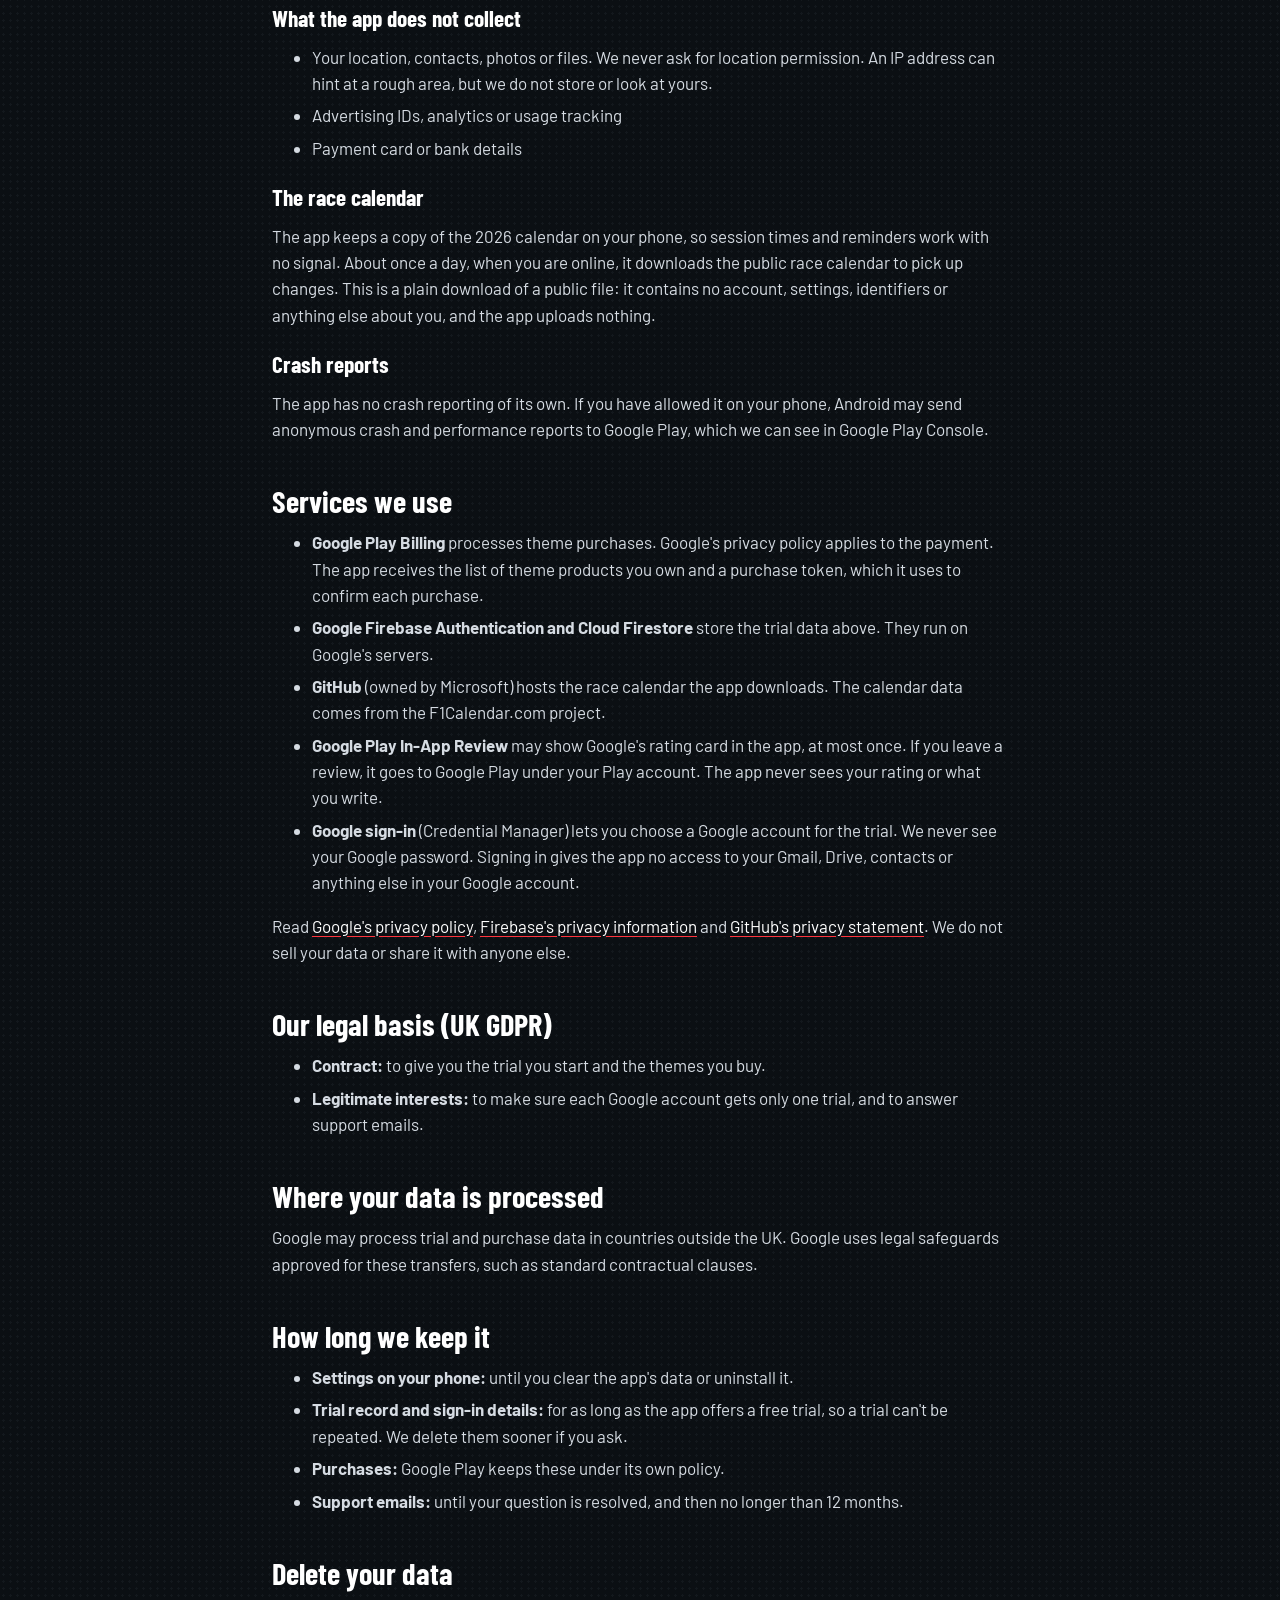
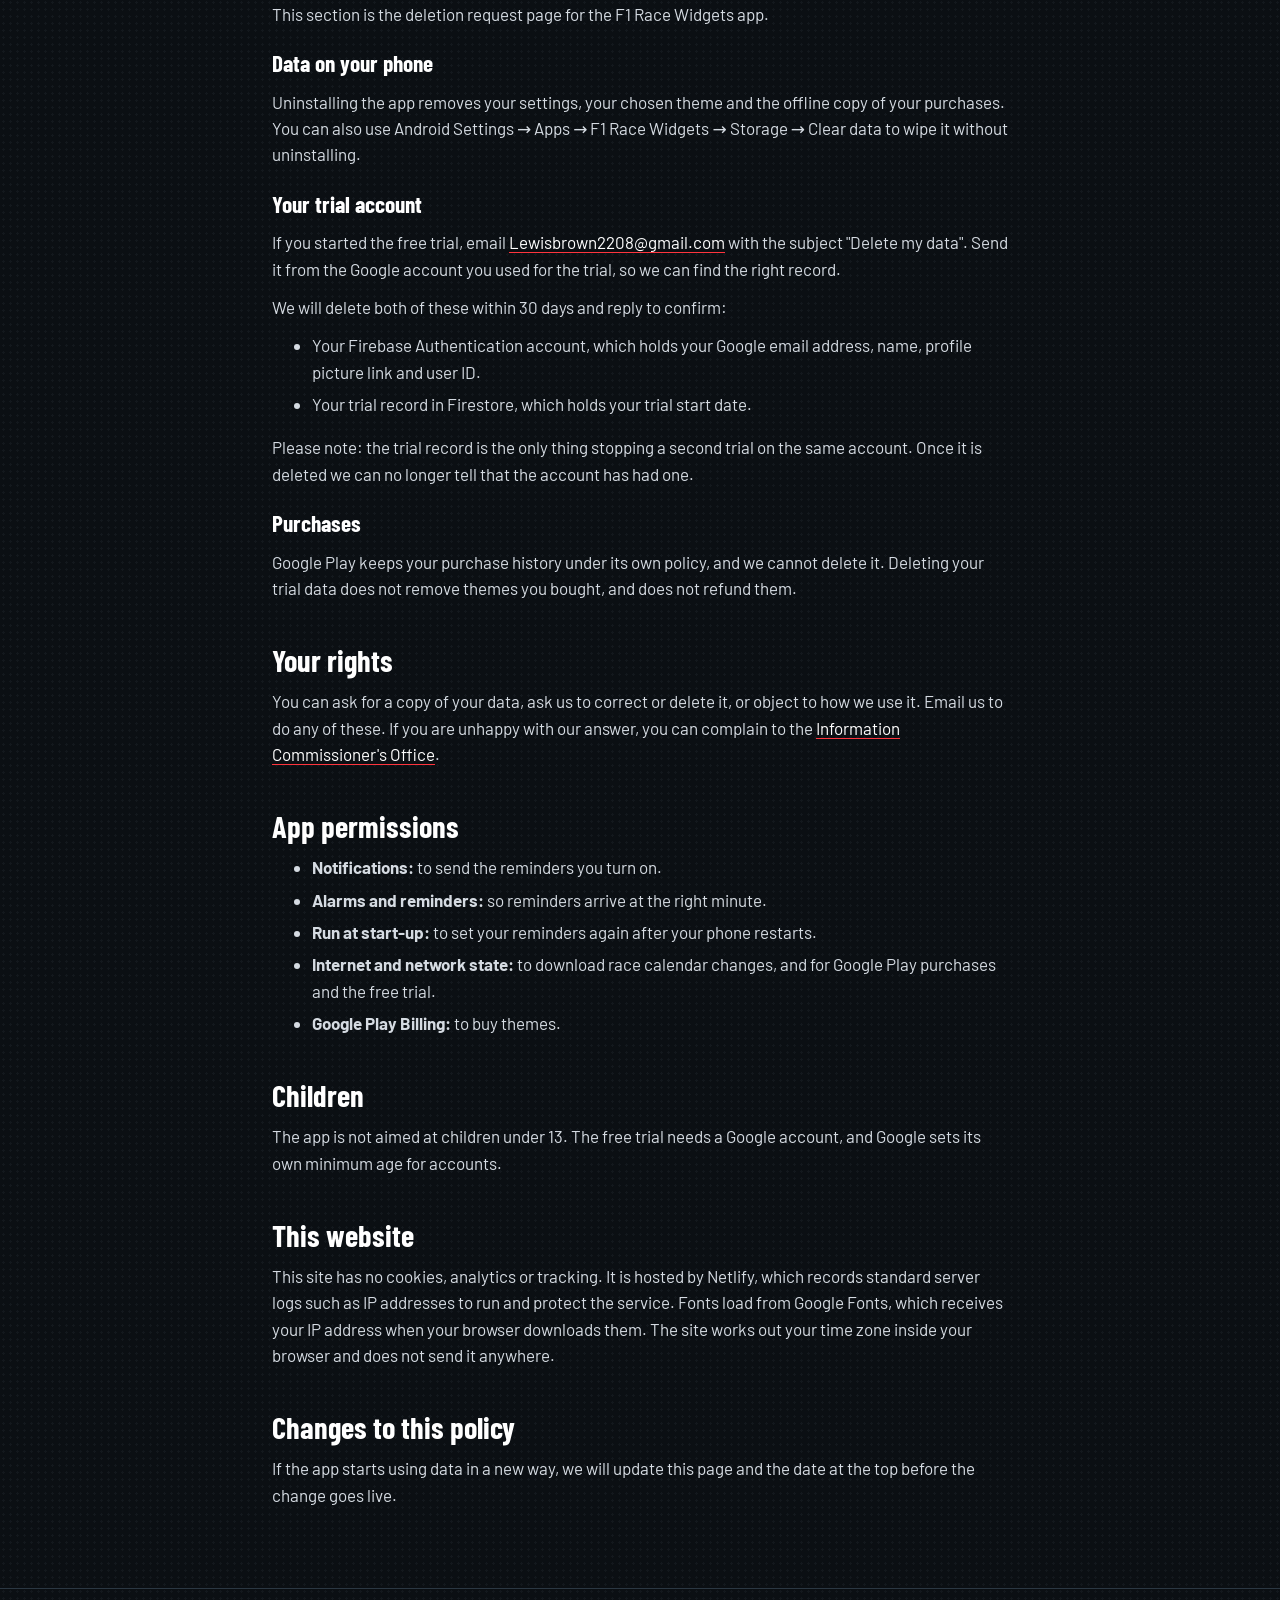
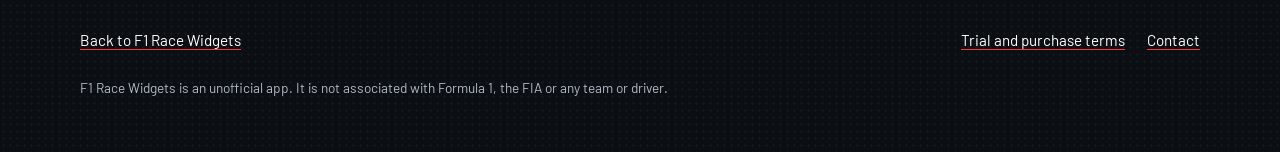
<file: privacy-policy.html>
<!DOCTYPE html>
<html lang="en-GB">
<head>
  <meta charset="utf-8">
  <meta name="viewport" content="width=device-width, initial-scale=1">
  <title>Privacy policy – F1 Race Widgets</title>
  <meta name="description" content="How the F1 Race Widgets Android app uses your data, and how to ask for it to be deleted.">
  <meta name="theme-color" content="#0b0f13">
  <link rel="icon" href="favicon.png" type="image/png">
  <link rel="preconnect" href="https://fonts.googleapis.com">
  <link rel="preconnect" href="https://fonts.gstatic.com" crossorigin>
  <link href="https://fonts.googleapis.com/css2?family=Barlow+Condensed:wght@600;700&family=Barlow:wght@400;500;600&display=swap" rel="stylesheet">
  <link rel="stylesheet" href="styles.css">
</head>
<body>
  <header class="site-header">
    <div class="wrap">
      <a class="brand" href="./">
        <img src="assets/icon-192.png" alt="" width="40" height="40">
        <span><b>F1</b> Race Widgets</span>
      </a>
    </div>
  </header>

  <main class="doc">
    <div class="wrap">
      <h1>Privacy policy</h1>
      <p class="updated">Last updated 10 October 2026. This policy covers the F1 Race Widgets app for Android (package <code>com.f1widget</code>) and this website.</p>

      <div class="summary panel">
        <h2 style="margin:0;font-size:1.5rem">In short</h2>
        <ul>
          <li>The schedule and widgets work without an account. About once a day the app downloads the public race calendar, and it sends nothing about you to do it.</li>
          <li>There are no adverts, no analytics and no tracking.</li>
          <li>If you start the free theme trial, you sign in with Google. We keep an account ID and your trial start date so each account gets one trial.</li>
          <li>Google Play handles all payments. We never see your card details.</li>
          <li>You can ask us to delete your data at any time. See <a class="text-link" href="#delete">Delete your data</a>.</li>
        </ul>
      </div>

      <h2>Who we are</h2>
      <p>F1 Race Widgets is made by Lewis Brown, an independent developer in the United Kingdom. Lewis Brown is the data controller for the data described here. Contact: <a class="text-link" href="mailto:Lewisbrown2208@gmail.com">Lewisbrown2208@gmail.com</a>.</p>

      <h2>What data the app uses</h2>
      <div class="table-scroll">
        <table>
          <thead>
            <tr><th scope="col">Data</th><th scope="col">Where it is kept</th><th scope="col">Why</th></tr>
          </thead>
          <tbody>
            <tr>
              <td>Your settings: reminder choices, reminder times, chosen theme and whether you have finished setup</td>
              <td>On your phone. If Android backup is on, Google may include these in your device backup.</td>
              <td>To run the widget and send the reminders you asked for.</td>
            </tr>
            <tr>
              <td>Your phone's time zone</td>
              <td>Read on your phone only. Never sent anywhere.</td>
              <td>To show session times in your local time.</td>
            </tr>
            <tr>
              <td>Themes you own</td>
              <td>Google Play holds your purchases. The app keeps a copy of the list on your phone so themes work offline. This copy is not included in backups.</td>
              <td>To unlock the themes you paid for.</td>
            </tr>
            <tr>
              <td>Free trial: your Google account's email address, name, profile picture link and a Firebase user ID</td>
              <td>Google Firebase Authentication</td>
              <td>To confirm which Google account started a trial.</td>
            </tr>
            <tr>
              <td>Free trial: the date and time your trial started</td>
              <td>Google Cloud Firestore, stored under your Firebase user ID. A copy of the start and end dates is kept on your phone.</td>
              <td>To give each Google account one 14-day trial and to end it on time.</td>
            </tr>
            <tr>
              <td>Connection details when you use the trial or buy a theme: your IP address and an identifier the Firebase software on your phone generates</td>
              <td>Google's servers, as part of handling the request. We do not store these ourselves or use them to build a profile.</td>
              <td>Google needs them to deliver the sign-in and trial service and to protect it from abuse.</td>
            </tr>
            <tr>
              <td>Connection details when the app checks the race calendar: your IP address</td>
              <td>GitHub's servers, which host the free F1Calendar.com data the app downloads. GitHub keeps standard server logs. Nothing comes to us.</td>
              <td>To pick up calendar changes, such as new race times or cancelled races.</td>
            </tr>
            <tr>
              <td>Emails you send us</td>
              <td>Our email inbox (Gmail)</td>
              <td>To answer your question.</td>
            </tr>
          </tbody>
        </table>
      </div>

      <h3>What the app does not collect</h3>
      <ul>
        <li>Your location, contacts, photos or files. We never ask for location permission. An IP address can hint at a rough area, but we do not store or look at yours.</li>
        <li>Advertising IDs, analytics or usage tracking</li>
        <li>Payment card or bank details</li>
      </ul>
      <h3>The race calendar</h3>
      <p>The app keeps a copy of the 2026 calendar on your phone, so session times and reminders work with no signal. About once a day, when you are online, it downloads the public race calendar to pick up changes. This is a plain download of a public file: it contains no account, settings, identifiers or anything else about you, and the app uploads nothing.</p>

      <h3>Crash reports</h3>
      <p>The app has no crash reporting of its own. If you have allowed it on your phone, Android may send anonymous crash and performance reports to Google Play, which we can see in Google Play Console.</p>

      <h2>Services we use</h2>
      <ul>
        <li><b>Google Play Billing</b> processes theme purchases. Google's privacy policy applies to the payment. The app receives the list of theme products you own and a purchase token, which it uses to confirm each purchase.</li>
        <li><b>Google Firebase Authentication and Cloud Firestore</b> store the trial data above. They run on Google's servers.</li>
        <li><b>GitHub</b> (owned by Microsoft) hosts the race calendar the app downloads. The calendar data comes from the F1Calendar.com project.</li>
        <li><b>Google Play In-App Review</b> may show Google's rating card in the app, at most once. If you leave a review, it goes to Google Play under your Play account. The app never sees your rating or what you write.</li>
        <li><b>Google sign-in</b> (Credential Manager) lets you choose a Google account for the trial. We never see your Google password. Signing in gives the app no access to your Gmail, Drive, contacts or anything else in your Google account.</li>
      </ul>
      <p>Read <a class="text-link" href="https://policies.google.com/privacy">Google's privacy policy</a>, <a class="text-link" href="https://firebase.google.com/support/privacy">Firebase's privacy information</a> and <a class="text-link" href="https://docs.github.com/en/site-policy/privacy-policies/github-general-privacy-statement">GitHub's privacy statement</a>. We do not sell your data or share it with anyone else.</p>

      <h2>Our legal basis (UK GDPR)</h2>
      <ul>
        <li><b>Contract:</b> to give you the trial you start and the themes you buy.</li>
        <li><b>Legitimate interests:</b> to make sure each Google account gets only one trial, and to answer support emails.</li>
      </ul>

      <h2>Where your data is processed</h2>
      <p>Google may process trial and purchase data in countries outside the UK. Google uses legal safeguards approved for these transfers, such as standard contractual clauses.</p>

      <h2>How long we keep it</h2>
      <ul>
        <li><b>Settings on your phone:</b> until you clear the app's data or uninstall it.</li>
        <li><b>Trial record and sign-in details:</b> for as long as the app offers a free trial, so a trial can't be repeated. We delete them sooner if you ask.</li>
        <li><b>Purchases:</b> Google Play keeps these under its own policy.</li>
        <li><b>Support emails:</b> until your question is resolved, and then no longer than 12 months.</li>
      </ul>

      <h2 id="delete">Delete your data</h2>
      <p>This section is the deletion request page for the F1 Race Widgets app.</p>

      <h3>Data on your phone</h3>
      <p>Uninstalling the app removes your settings, your chosen theme and the offline copy of your purchases. You can also use Android Settings &rarr; Apps &rarr; F1 Race Widgets &rarr; Storage &rarr; Clear data to wipe it without uninstalling.</p>

      <h3>Your trial account</h3>
      <p>If you started the free trial, email <a class="text-link" href="mailto:Lewisbrown2208@gmail.com?subject=Delete%20my%20F1%20Race%20Widgets%20data">Lewisbrown2208@gmail.com</a> with the subject "Delete my data". Send it from the Google account you used for the trial, so we can find the right record.</p>
      <p>We will delete both of these within 30 days and reply to confirm:</p>
      <ul>
        <li>Your Firebase Authentication account, which holds your Google email address, name, profile picture link and user ID.</li>
        <li>Your trial record in Firestore, which holds your trial start date.</li>
      </ul>
      <p>Please note: the trial record is the only thing stopping a second trial on the same account. Once it is deleted we can no longer tell that the account has had one.</p>

      <h3>Purchases</h3>
      <p>Google Play keeps your purchase history under its own policy, and we cannot delete it. Deleting your trial data does not remove themes you bought, and does not refund them.</p>

      <h2>Your rights</h2>
      <p>You can ask for a copy of your data, ask us to correct or delete it, or object to how we use it. Email us to do any of these. If you are unhappy with our answer, you can complain to the <a class="text-link" href="https://ico.org.uk/make-a-complaint/">Information Commissioner's Office</a>.</p>

      <h2>App permissions</h2>
      <ul>
        <li><b>Notifications:</b> to send the reminders you turn on.</li>
        <li><b>Alarms and reminders:</b> so reminders arrive at the right minute.</li>
        <li><b>Run at start-up:</b> to set your reminders again after your phone restarts.</li>
        <li><b>Internet and network state:</b> to download race calendar changes, and for Google Play purchases and the free trial.</li>
        <li><b>Google Play Billing:</b> to buy themes.</li>
      </ul>

      <h2>Children</h2>
      <p>The app is not aimed at children under 13. The free trial needs a Google account, and Google sets its own minimum age for accounts.</p>

      <h2>This website</h2>
      <p>This site has no cookies, analytics or tracking. It is hosted by Netlify, which records standard server logs such as IP addresses to run and protect the service. Fonts load from Google Fonts, which receives your IP address when your browser downloads them. The site works out your time zone inside your browser and does not send it anywhere.</p>

      <h2>Changes to this policy</h2>
      <p>If the app starts using data in a new way, we will update this page and the date at the top before the change goes live.</p>
    </div>
  </main>

  <footer class="site-footer">
    <div class="wrap">
      <p><a class="text-link" href="./">Back to F1 Race Widgets</a></p>
      <nav aria-label="Legal">
        <a class="text-link" href="terms.html">Trial and purchase terms</a>
        <a class="text-link" href="mailto:Lewisbrown2208@gmail.com">Contact</a>
      </nav>
      <p class="legal">F1 Race Widgets is an unofficial app. It is not associated with Formula 1, the FIA or any team or driver.</p>
    </div>
  </footer>
</body>
</html>
</file>
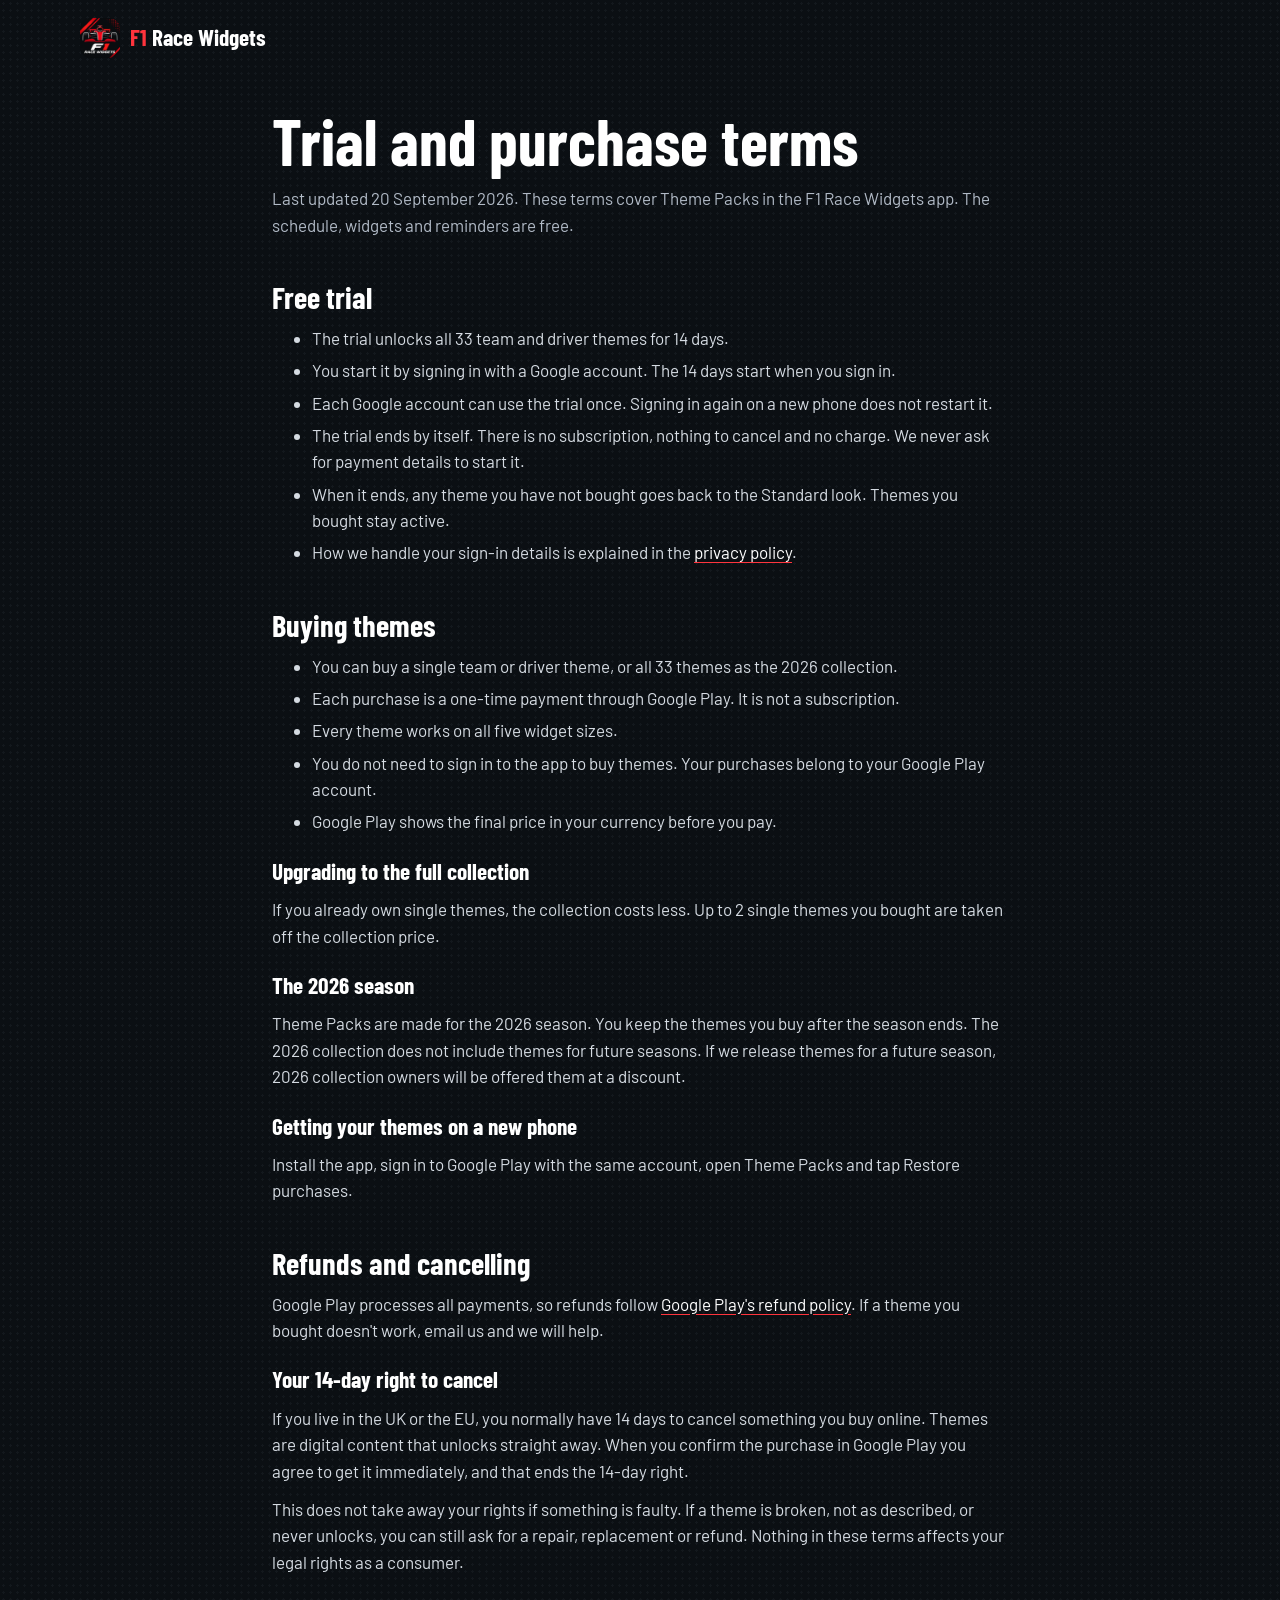
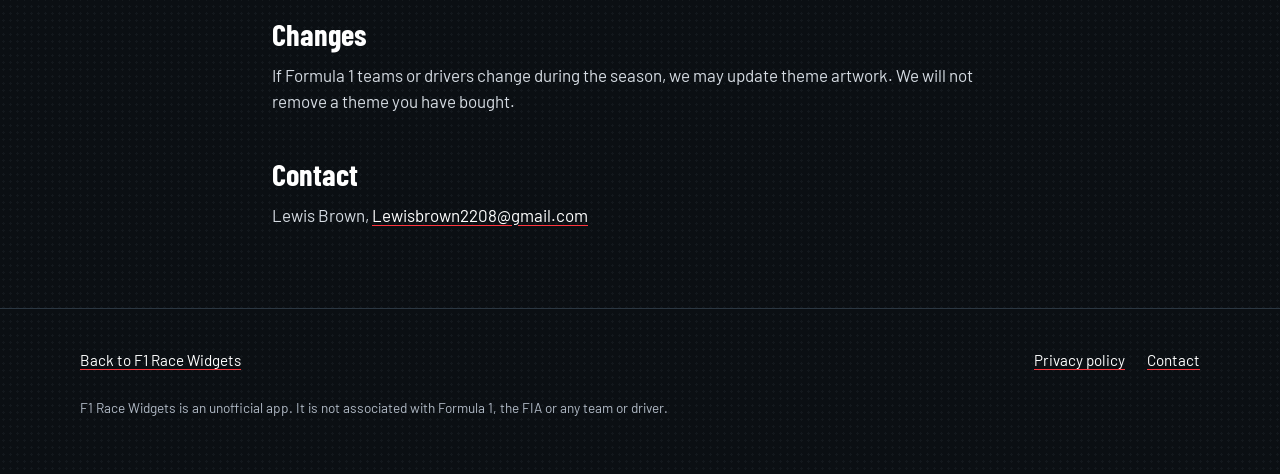
<file: terms.html>
<!DOCTYPE html>
<html lang="en-GB">
<head>
  <meta charset="utf-8">
  <meta name="viewport" content="width=device-width, initial-scale=1">
  <title>Trial and purchase terms – F1 Race Widgets</title>
  <meta name="description" content="How the free theme trial and theme purchases work in the F1 Race Widgets Android app.">
  <meta name="theme-color" content="#0b0f13">
  <link rel="icon" href="favicon.png" type="image/png">
  <link rel="preconnect" href="https://fonts.googleapis.com">
  <link rel="preconnect" href="https://fonts.gstatic.com" crossorigin>
  <link href="https://fonts.googleapis.com/css2?family=Barlow+Condensed:wght@600;700&family=Barlow:wght@400;500;600&display=swap" rel="stylesheet">
  <link rel="stylesheet" href="styles.css">
</head>
<body>
  <header class="site-header">
    <div class="wrap">
      <a class="brand" href="./">
        <img src="assets/icon-192.png" alt="" width="40" height="40">
        <span><b>F1</b> Race Widgets</span>
      </a>
    </div>
  </header>

  <main class="doc">
    <div class="wrap">
      <h1>Trial and purchase terms</h1>
      <p class="updated">Last updated 20 September 2026. These terms cover Theme Packs in the F1 Race Widgets app. The schedule, widgets and reminders are free.</p>

      <h2>Free trial</h2>
      <ul>
        <li>The trial unlocks all 33 team and driver themes for 14 days.</li>
        <li>You start it by signing in with a Google account. The 14 days start when you sign in.</li>
        <li>Each Google account can use the trial once. Signing in again on a new phone does not restart it.</li>
        <li>The trial ends by itself. There is no subscription, nothing to cancel and no charge. We never ask for payment details to start it.</li>
        <li>When it ends, any theme you have not bought goes back to the Standard look. Themes you bought stay active.</li>
        <li>How we handle your sign-in details is explained in the <a class="text-link" href="privacy-policy.html">privacy policy</a>.</li>
      </ul>

      <h2>Buying themes</h2>
      <ul>
        <li>You can buy a single team or driver theme, or all 33 themes as the 2026 collection.</li>
        <li>Each purchase is a one-time payment through Google Play. It is not a subscription.</li>
        <li>Every theme works on all five widget sizes.</li>
        <li>You do not need to sign in to the app to buy themes. Your purchases belong to your Google Play account.</li>
        <li>Google Play shows the final price in your currency before you pay.</li>
      </ul>

      <h3>Upgrading to the full collection</h3>
      <p>If you already own single themes, the collection costs less. Up to 2 single themes you bought are taken off the collection price.</p>

      <h3>The 2026 season</h3>
      <p>Theme Packs are made for the 2026 season. You keep the themes you buy after the season ends. The 2026 collection does not include themes for future seasons. If we release themes for a future season, 2026 collection owners will be offered them at a discount.</p>

      <h3>Getting your themes on a new phone</h3>
      <p>Install the app, sign in to Google Play with the same account, open Theme Packs and tap Restore purchases.</p>

      <h2>Refunds and cancelling</h2>
      <p>Google Play processes all payments, so refunds follow <a class="text-link" href="https://support.google.com/googleplay/answer/2479637">Google Play's refund policy</a>. If a theme you bought doesn't work, email us and we will help.</p>

      <h3>Your 14-day right to cancel</h3>
      <p>If you live in the UK or the EU, you normally have 14 days to cancel something you buy online. Themes are digital content that unlocks straight away. When you confirm the purchase in Google Play you agree to get it immediately, and that ends the 14-day right.</p>
      <p>This does not take away your rights if something is faulty. If a theme is broken, not as described, or never unlocks, you can still ask for a repair, replacement or refund. Nothing in these terms affects your legal rights as a consumer.</p>

      <h2>Changes</h2>
      <p>If Formula 1 teams or drivers change during the season, we may update theme artwork. We will not remove a theme you have bought.</p>

      <h2>Contact</h2>
      <p>Lewis Brown, <a class="text-link" href="mailto:Lewisbrown2208@gmail.com">Lewisbrown2208@gmail.com</a></p>
    </div>
  </main>

  <footer class="site-footer">
    <div class="wrap">
      <p><a class="text-link" href="./">Back to F1 Race Widgets</a></p>
      <nav aria-label="Legal">
        <a class="text-link" href="privacy-policy.html">Privacy policy</a>
        <a class="text-link" href="mailto:Lewisbrown2208@gmail.com">Contact</a>
      </nav>
      <p class="legal">F1 Race Widgets is an unofficial app. It is not associated with Formula 1, the FIA or any team or driver.</p>
    </div>
  </footer>
</body>
</html>
</file>
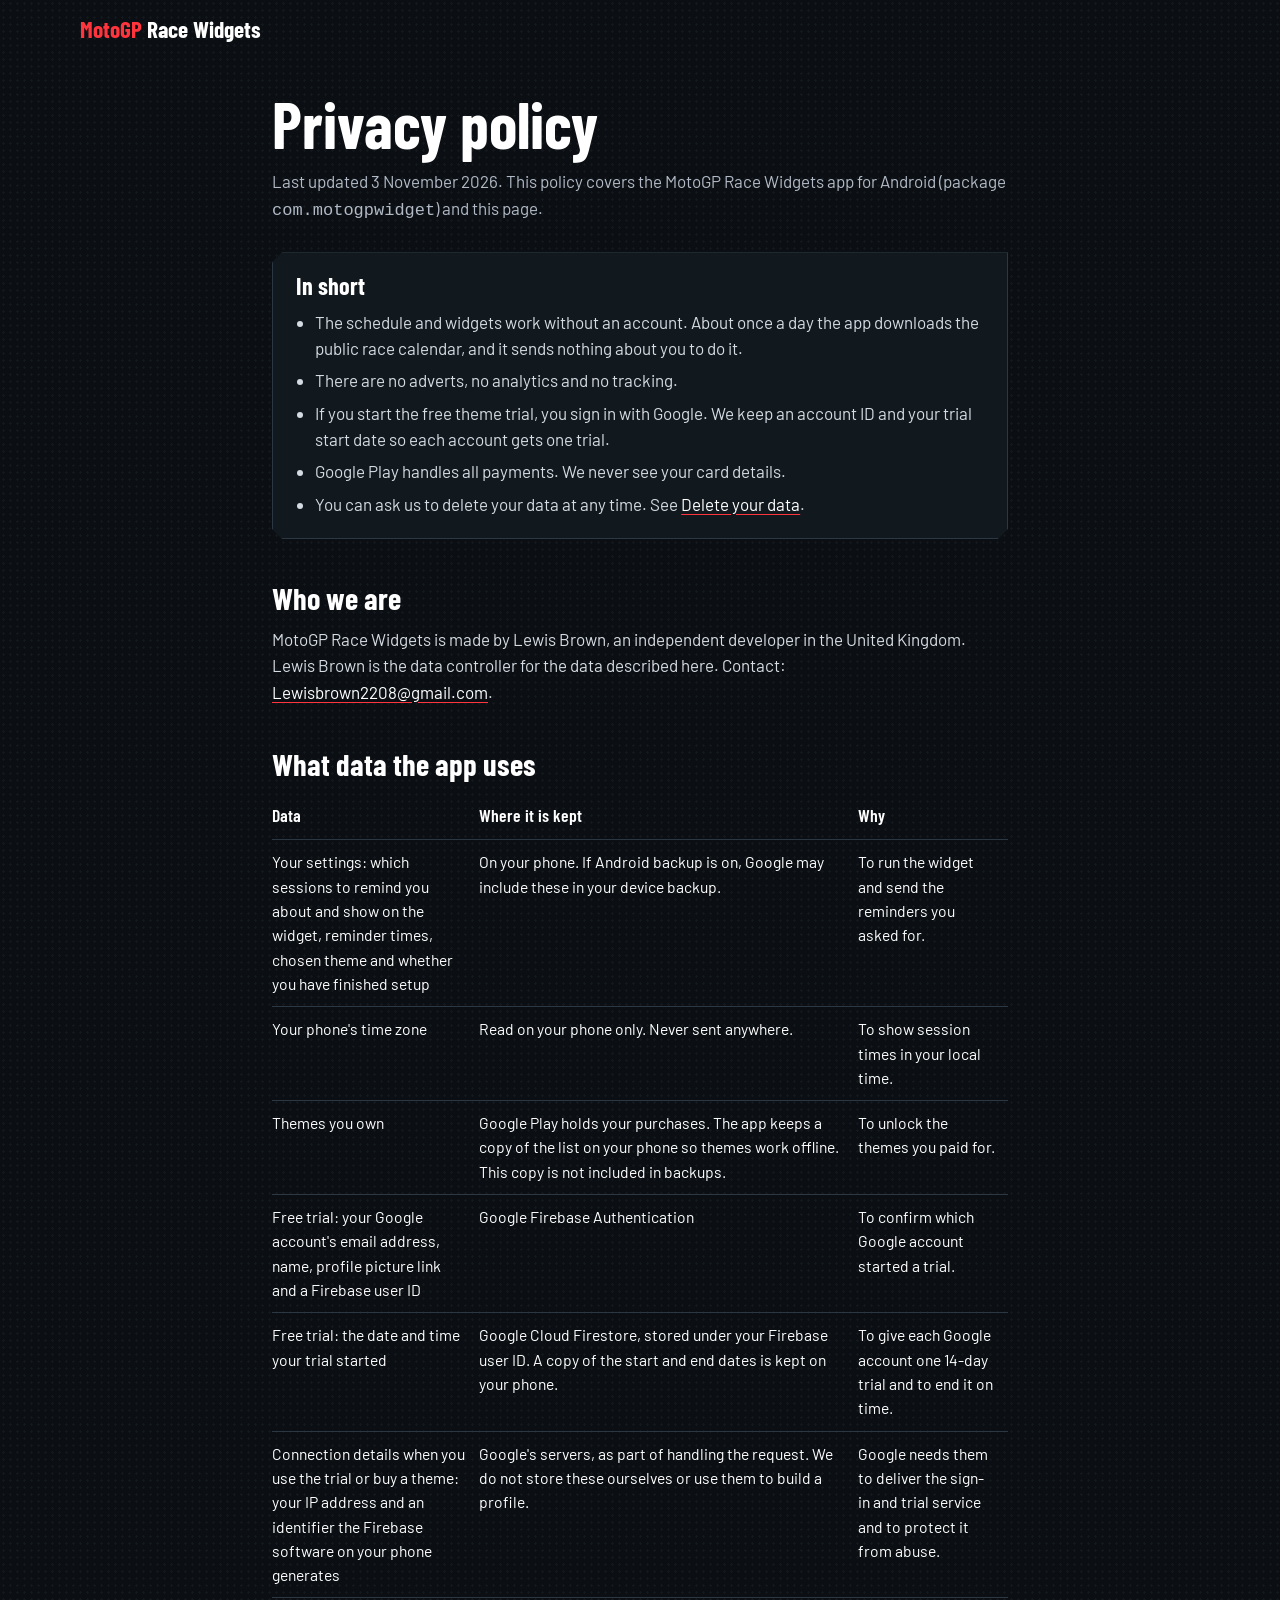
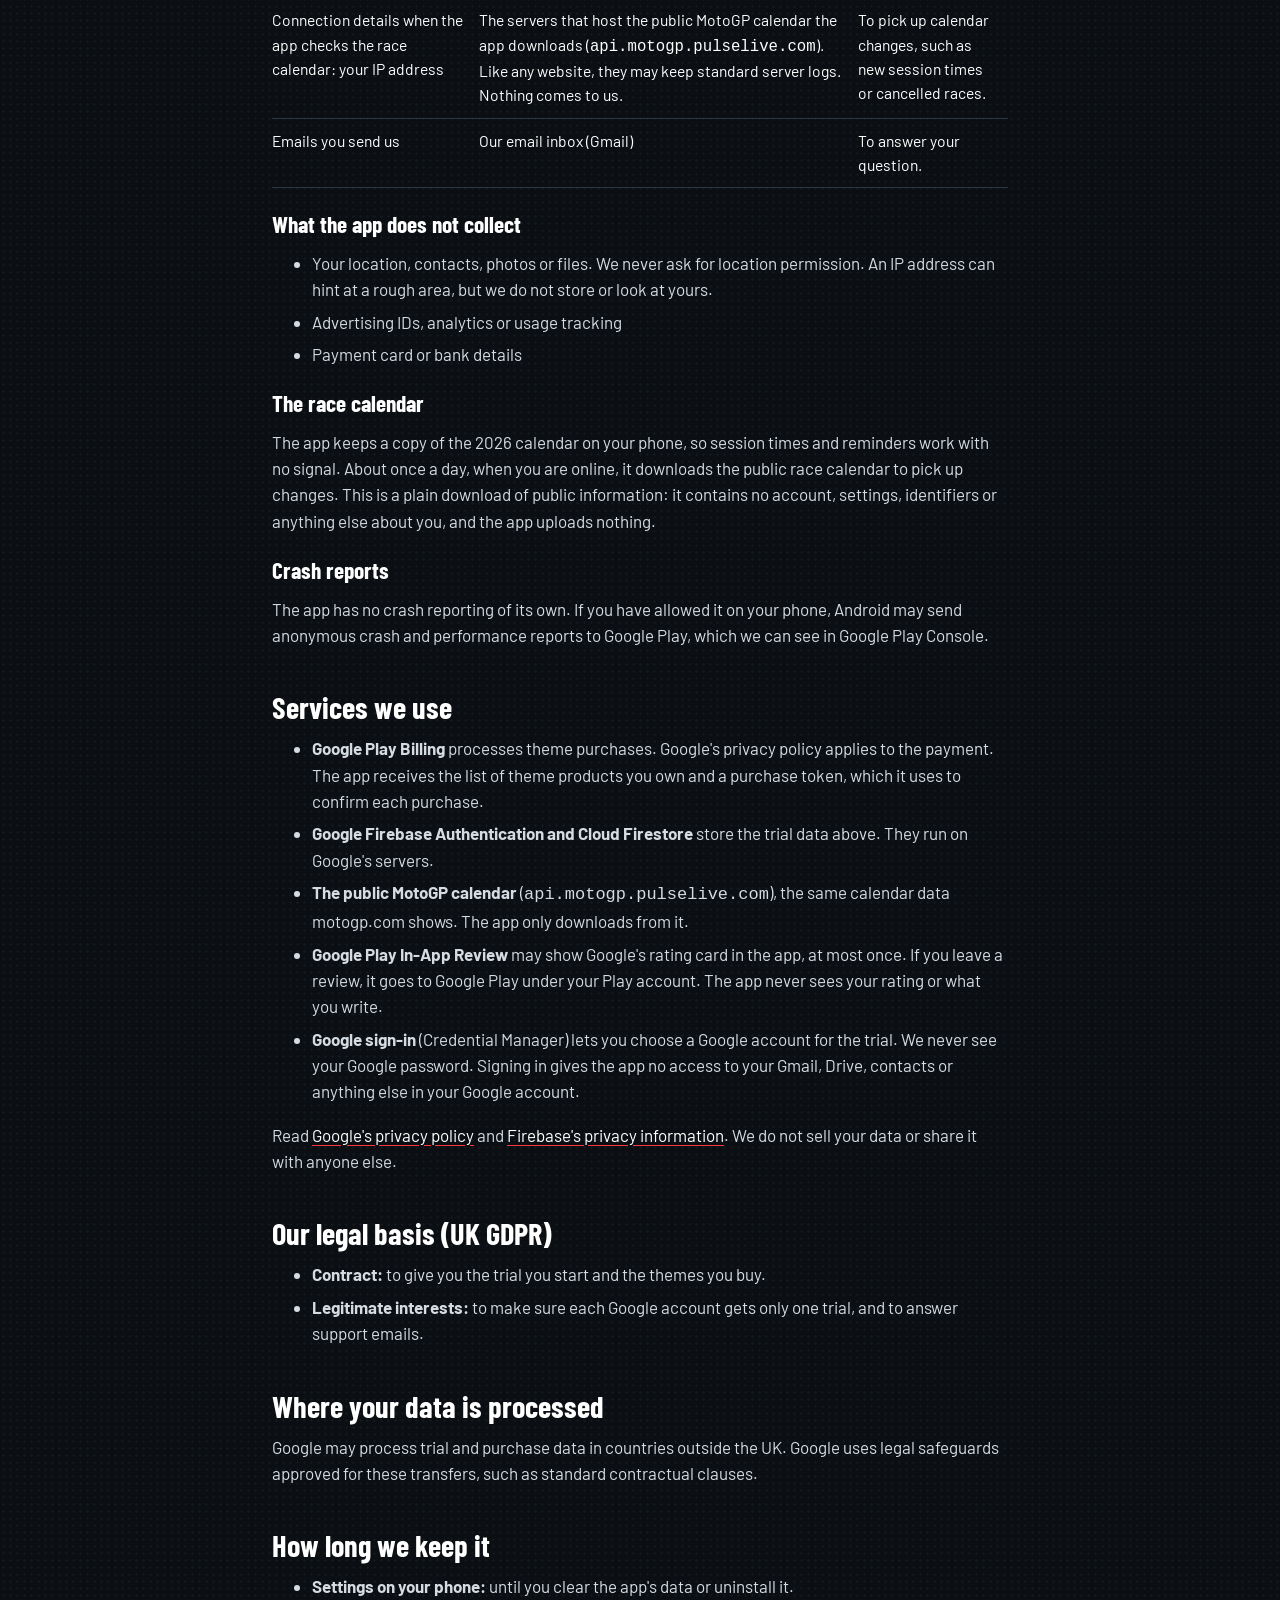
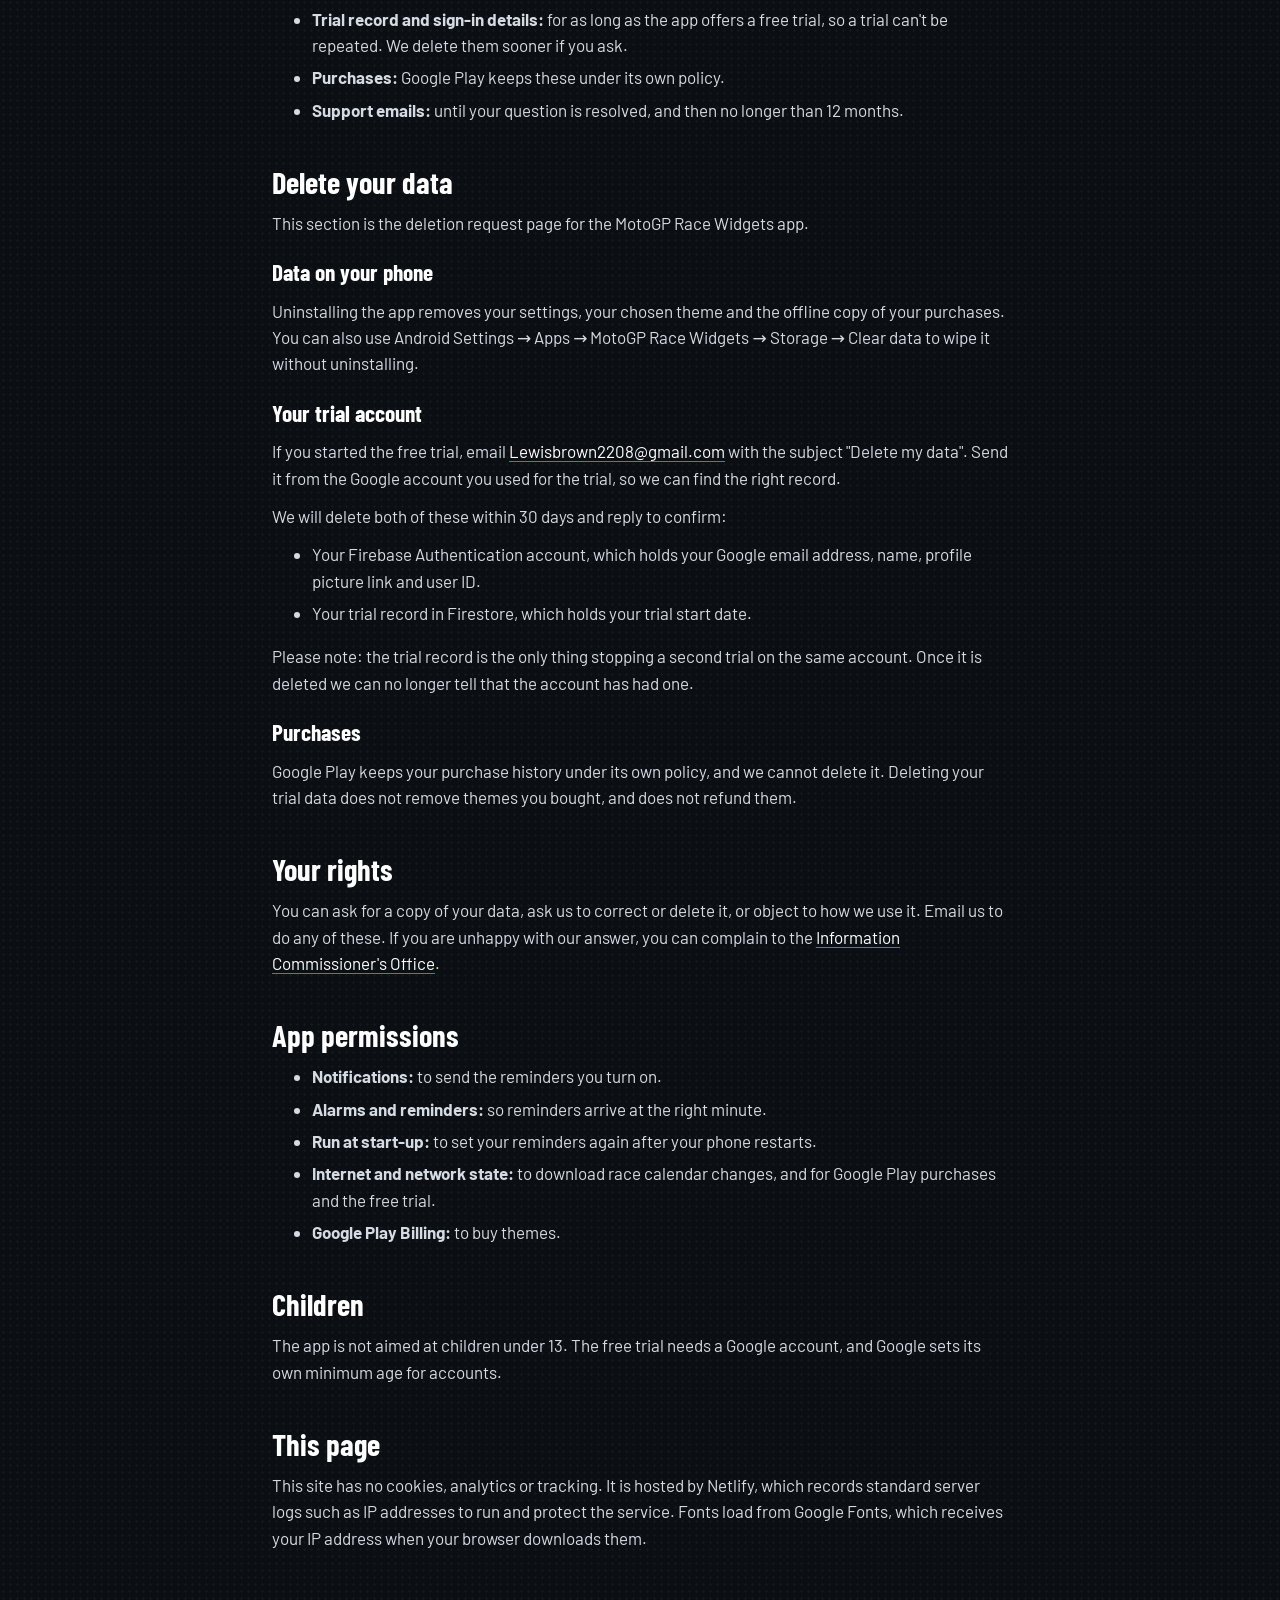
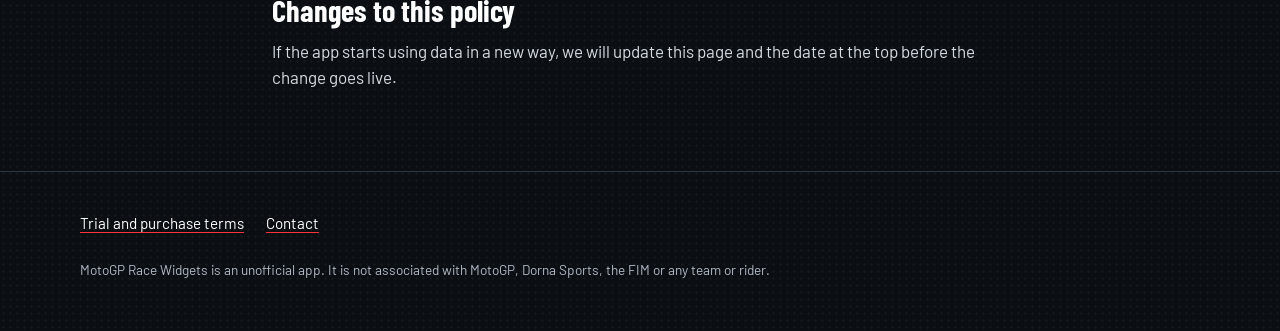
<file: motogp/privacy-policy.html>
<!DOCTYPE html>
<html lang="en-GB">
<head>
  <meta charset="utf-8">
  <meta name="viewport" content="width=device-width, initial-scale=1">
  <title>Privacy policy – MotoGP Race Widgets</title>
  <meta name="description" content="How the MotoGP Race Widgets Android app uses your data, and how to ask for it to be deleted.">
  <meta name="theme-color" content="#0b0f13">
  <link rel="icon" href="../favicon.png" type="image/png">
  <link rel="preconnect" href="https://fonts.googleapis.com">
  <link rel="preconnect" href="https://fonts.gstatic.com" crossorigin>
  <link href="https://fonts.googleapis.com/css2?family=Barlow+Condensed:wght@600;700&family=Barlow:wght@400;500;600&display=swap" rel="stylesheet">
  <link rel="stylesheet" href="../styles.css">
</head>
<body>
  <header class="site-header">
    <div class="wrap">
      <span class="brand">
        <span><b>MotoGP</b> Race Widgets</span>
      </span>
    </div>
  </header>

  <main class="doc">
    <div class="wrap">
      <h1>Privacy policy</h1>
      <p class="updated">Last updated 3 November 2026. This policy covers the MotoGP Race Widgets app for Android (package <code>com.motogpwidget</code>) and this page.</p>

      <div class="summary panel">
        <h2 style="margin:0;font-size:1.5rem">In short</h2>
        <ul>
          <li>The schedule and widgets work without an account. About once a day the app downloads the public race calendar, and it sends nothing about you to do it.</li>
          <li>There are no adverts, no analytics and no tracking.</li>
          <li>If you start the free theme trial, you sign in with Google. We keep an account ID and your trial start date so each account gets one trial.</li>
          <li>Google Play handles all payments. We never see your card details.</li>
          <li>You can ask us to delete your data at any time. See <a class="text-link" href="#delete">Delete your data</a>.</li>
        </ul>
      </div>

      <h2>Who we are</h2>
      <p>MotoGP Race Widgets is made by Lewis Brown, an independent developer in the United Kingdom. Lewis Brown is the data controller for the data described here. Contact: <a class="text-link" href="mailto:Lewisbrown2208@gmail.com">Lewisbrown2208@gmail.com</a>.</p>

      <h2>What data the app uses</h2>
      <div class="table-scroll">
        <table>
          <thead>
            <tr><th scope="col">Data</th><th scope="col">Where it is kept</th><th scope="col">Why</th></tr>
          </thead>
          <tbody>
            <tr>
              <td>Your settings: which sessions to remind you about and show on the widget, reminder times, chosen theme and whether you have finished setup</td>
              <td>On your phone. If Android backup is on, Google may include these in your device backup.</td>
              <td>To run the widget and send the reminders you asked for.</td>
            </tr>
            <tr>
              <td>Your phone's time zone</td>
              <td>Read on your phone only. Never sent anywhere.</td>
              <td>To show session times in your local time.</td>
            </tr>
            <tr>
              <td>Themes you own</td>
              <td>Google Play holds your purchases. The app keeps a copy of the list on your phone so themes work offline. This copy is not included in backups.</td>
              <td>To unlock the themes you paid for.</td>
            </tr>
            <tr>
              <td>Free trial: your Google account's email address, name, profile picture link and a Firebase user ID</td>
              <td>Google Firebase Authentication</td>
              <td>To confirm which Google account started a trial.</td>
            </tr>
            <tr>
              <td>Free trial: the date and time your trial started</td>
              <td>Google Cloud Firestore, stored under your Firebase user ID. A copy of the start and end dates is kept on your phone.</td>
              <td>To give each Google account one 14-day trial and to end it on time.</td>
            </tr>
            <tr>
              <td>Connection details when you use the trial or buy a theme: your IP address and an identifier the Firebase software on your phone generates</td>
              <td>Google's servers, as part of handling the request. We do not store these ourselves or use them to build a profile.</td>
              <td>Google needs them to deliver the sign-in and trial service and to protect it from abuse.</td>
            </tr>
            <tr>
              <td>Connection details when the app checks the race calendar: your IP address</td>
              <td>The servers that host the public MotoGP calendar the app downloads (<code>api.motogp.pulselive.com</code>). Like any website, they may keep standard server logs. Nothing comes to us.</td>
              <td>To pick up calendar changes, such as new session times or cancelled races.</td>
            </tr>
            <tr>
              <td>Emails you send us</td>
              <td>Our email inbox (Gmail)</td>
              <td>To answer your question.</td>
            </tr>
          </tbody>
        </table>
      </div>

      <h3>What the app does not collect</h3>
      <ul>
        <li>Your location, contacts, photos or files. We never ask for location permission. An IP address can hint at a rough area, but we do not store or look at yours.</li>
        <li>Advertising IDs, analytics or usage tracking</li>
        <li>Payment card or bank details</li>
      </ul>
      <h3>The race calendar</h3>
      <p>The app keeps a copy of the 2026 calendar on your phone, so session times and reminders work with no signal. About once a day, when you are online, it downloads the public race calendar to pick up changes. This is a plain download of public information: it contains no account, settings, identifiers or anything else about you, and the app uploads nothing.</p>

      <h3>Crash reports</h3>
      <p>The app has no crash reporting of its own. If you have allowed it on your phone, Android may send anonymous crash and performance reports to Google Play, which we can see in Google Play Console.</p>

      <h2>Services we use</h2>
      <ul>
        <li><b>Google Play Billing</b> processes theme purchases. Google's privacy policy applies to the payment. The app receives the list of theme products you own and a purchase token, which it uses to confirm each purchase.</li>
        <li><b>Google Firebase Authentication and Cloud Firestore</b> store the trial data above. They run on Google's servers.</li>
        <li><b>The public MotoGP calendar</b> (<code>api.motogp.pulselive.com</code>), the same calendar data motogp.com shows. The app only downloads from it.</li>
        <li><b>Google Play In-App Review</b> may show Google's rating card in the app, at most once. If you leave a review, it goes to Google Play under your Play account. The app never sees your rating or what you write.</li>
        <li><b>Google sign-in</b> (Credential Manager) lets you choose a Google account for the trial. We never see your Google password. Signing in gives the app no access to your Gmail, Drive, contacts or anything else in your Google account.</li>
      </ul>
      <p>Read <a class="text-link" href="https://policies.google.com/privacy">Google's privacy policy</a> and <a class="text-link" href="https://firebase.google.com/support/privacy">Firebase's privacy information</a>. We do not sell your data or share it with anyone else.</p>

      <h2>Our legal basis (UK GDPR)</h2>
      <ul>
        <li><b>Contract:</b> to give you the trial you start and the themes you buy.</li>
        <li><b>Legitimate interests:</b> to make sure each Google account gets only one trial, and to answer support emails.</li>
      </ul>

      <h2>Where your data is processed</h2>
      <p>Google may process trial and purchase data in countries outside the UK. Google uses legal safeguards approved for these transfers, such as standard contractual clauses.</p>

      <h2>How long we keep it</h2>
      <ul>
        <li><b>Settings on your phone:</b> until you clear the app's data or uninstall it.</li>
        <li><b>Trial record and sign-in details:</b> for as long as the app offers a free trial, so a trial can't be repeated. We delete them sooner if you ask.</li>
        <li><b>Purchases:</b> Google Play keeps these under its own policy.</li>
        <li><b>Support emails:</b> until your question is resolved, and then no longer than 12 months.</li>
      </ul>

      <h2 id="delete">Delete your data</h2>
      <p>This section is the deletion request page for the MotoGP Race Widgets app.</p>

      <h3>Data on your phone</h3>
      <p>Uninstalling the app removes your settings, your chosen theme and the offline copy of your purchases. You can also use Android Settings &rarr; Apps &rarr; MotoGP Race Widgets &rarr; Storage &rarr; Clear data to wipe it without uninstalling.</p>

      <h3>Your trial account</h3>
      <p>If you started the free trial, email <a class="text-link" href="mailto:Lewisbrown2208@gmail.com?subject=Delete%20my%20MotoGP%20Race%20Widgets%20data">Lewisbrown2208@gmail.com</a> with the subject "Delete my data". Send it from the Google account you used for the trial, so we can find the right record.</p>
      <p>We will delete both of these within 30 days and reply to confirm:</p>
      <ul>
        <li>Your Firebase Authentication account, which holds your Google email address, name, profile picture link and user ID.</li>
        <li>Your trial record in Firestore, which holds your trial start date.</li>
      </ul>
      <p>Please note: the trial record is the only thing stopping a second trial on the same account. Once it is deleted we can no longer tell that the account has had one.</p>

      <h3>Purchases</h3>
      <p>Google Play keeps your purchase history under its own policy, and we cannot delete it. Deleting your trial data does not remove themes you bought, and does not refund them.</p>

      <h2>Your rights</h2>
      <p>You can ask for a copy of your data, ask us to correct or delete it, or object to how we use it. Email us to do any of these. If you are unhappy with our answer, you can complain to the <a class="text-link" href="https://ico.org.uk/make-a-complaint/">Information Commissioner's Office</a>.</p>

      <h2>App permissions</h2>
      <ul>
        <li><b>Notifications:</b> to send the reminders you turn on.</li>
        <li><b>Alarms and reminders:</b> so reminders arrive at the right minute.</li>
        <li><b>Run at start-up:</b> to set your reminders again after your phone restarts.</li>
        <li><b>Internet and network state:</b> to download race calendar changes, and for Google Play purchases and the free trial.</li>
        <li><b>Google Play Billing:</b> to buy themes.</li>
      </ul>

      <h2>Children</h2>
      <p>The app is not aimed at children under 13. The free trial needs a Google account, and Google sets its own minimum age for accounts.</p>

      <h2>This page</h2>
      <p>This site has no cookies, analytics or tracking. It is hosted by Netlify, which records standard server logs such as IP addresses to run and protect the service. Fonts load from Google Fonts, which receives your IP address when your browser downloads them.</p>

      <h2>Changes to this policy</h2>
      <p>If the app starts using data in a new way, we will update this page and the date at the top before the change goes live.</p>
    </div>
  </main>

  <footer class="site-footer">
    <div class="wrap">
      <nav aria-label="Legal">
        <a class="text-link" href="terms.html">Trial and purchase terms</a>
        <a class="text-link" href="mailto:Lewisbrown2208@gmail.com">Contact</a>
      </nav>
      <p class="legal">MotoGP Race Widgets is an unofficial app. It is not associated with MotoGP, Dorna Sports, the FIM or any team or rider.</p>
    </div>
  </footer>
</body>
</html>
</file>
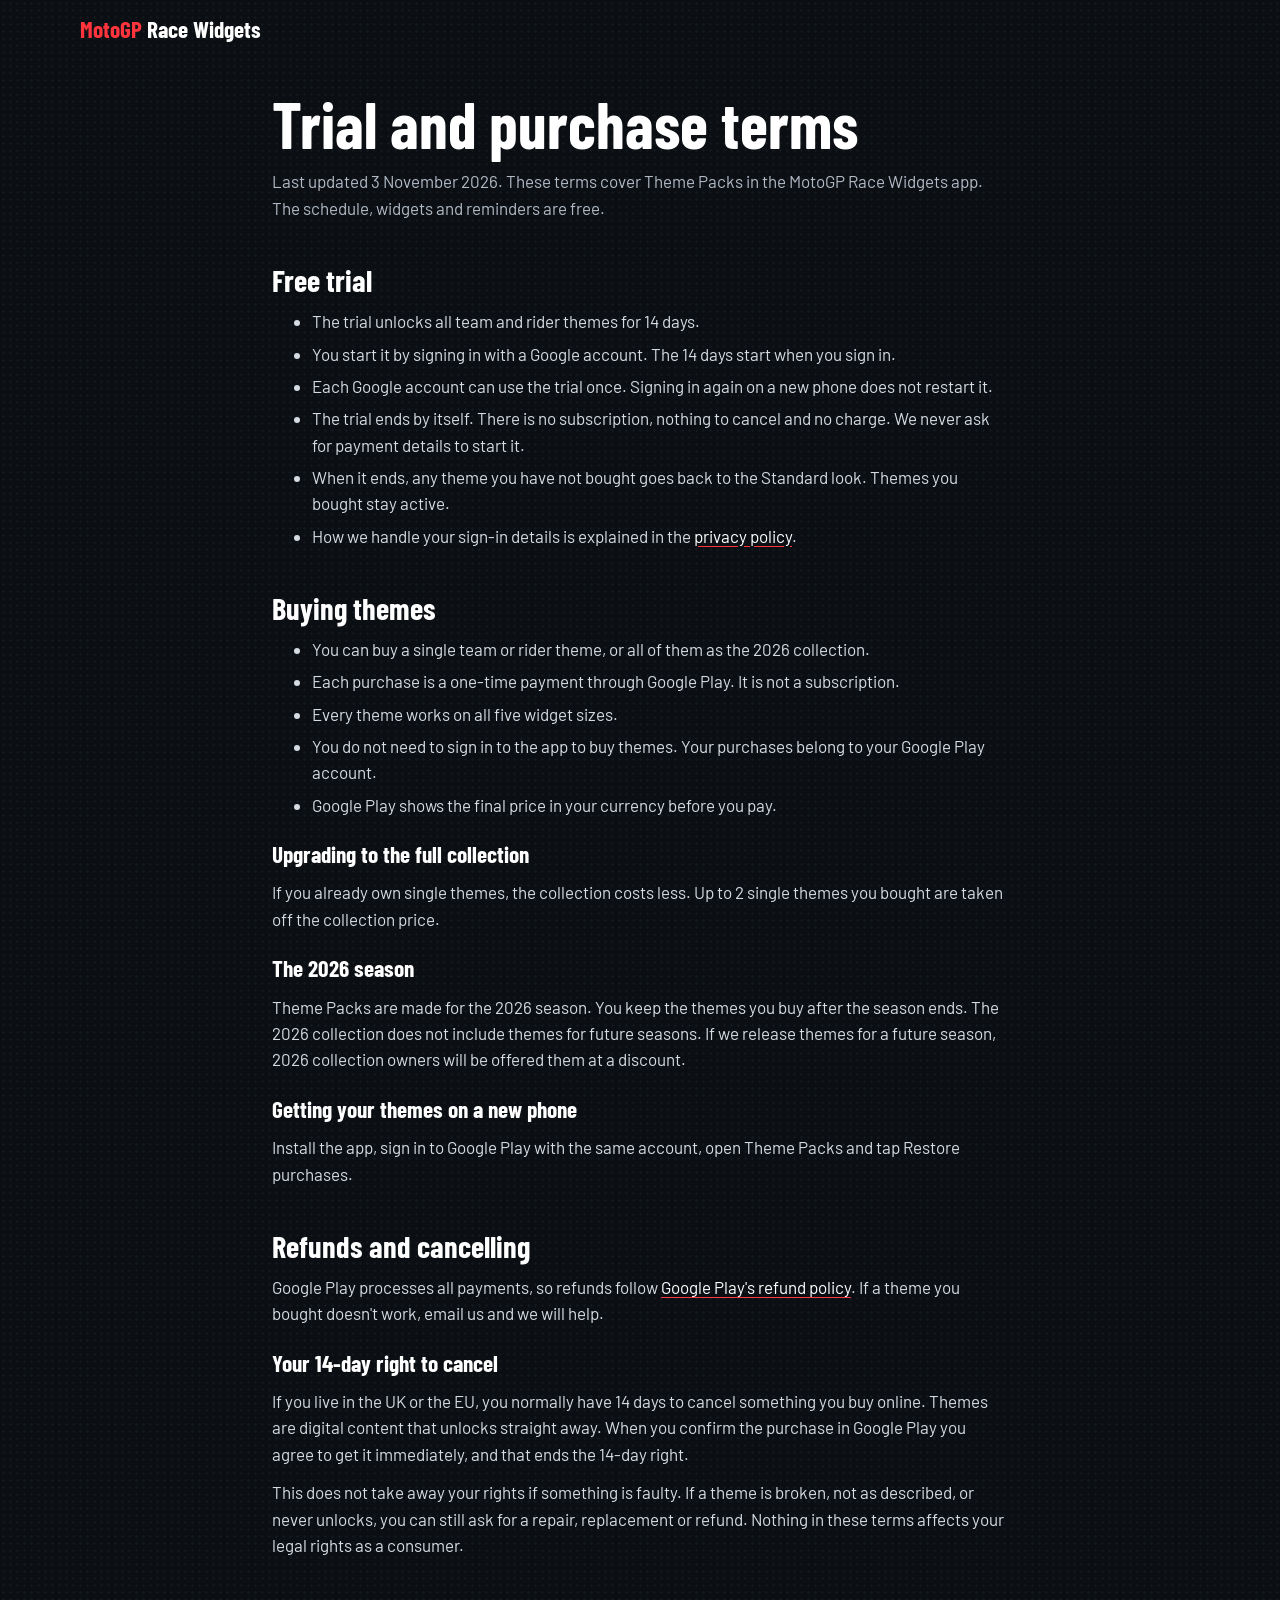
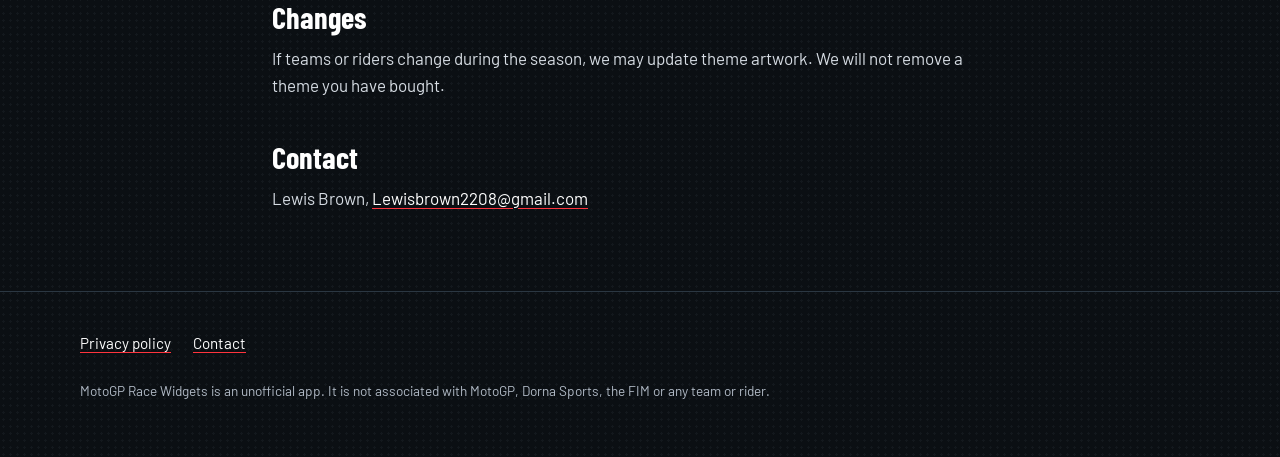
<file: motogp/terms.html>
<!DOCTYPE html>
<html lang="en-GB">
<head>
  <meta charset="utf-8">
  <meta name="viewport" content="width=device-width, initial-scale=1">
  <title>Trial and purchase terms – MotoGP Race Widgets</title>
  <meta name="description" content="How the free theme trial and theme purchases work in the MotoGP Race Widgets Android app.">
  <meta name="theme-color" content="#0b0f13">
  <link rel="icon" href="../favicon.png" type="image/png">
  <link rel="preconnect" href="https://fonts.googleapis.com">
  <link rel="preconnect" href="https://fonts.gstatic.com" crossorigin>
  <link href="https://fonts.googleapis.com/css2?family=Barlow+Condensed:wght@600;700&family=Barlow:wght@400;500;600&display=swap" rel="stylesheet">
  <link rel="stylesheet" href="../styles.css">
</head>
<body>
  <header class="site-header">
    <div class="wrap">
      <span class="brand">
        <span><b>MotoGP</b> Race Widgets</span>
      </span>
    </div>
  </header>

  <main class="doc">
    <div class="wrap">
      <h1>Trial and purchase terms</h1>
      <p class="updated">Last updated 3 November 2026. These terms cover Theme Packs in the MotoGP Race Widgets app. The schedule, widgets and reminders are free.</p>

      <h2>Free trial</h2>
      <ul>
        <li>The trial unlocks all team and rider themes for 14 days.</li>
        <li>You start it by signing in with a Google account. The 14 days start when you sign in.</li>
        <li>Each Google account can use the trial once. Signing in again on a new phone does not restart it.</li>
        <li>The trial ends by itself. There is no subscription, nothing to cancel and no charge. We never ask for payment details to start it.</li>
        <li>When it ends, any theme you have not bought goes back to the Standard look. Themes you bought stay active.</li>
        <li>How we handle your sign-in details is explained in the <a class="text-link" href="privacy-policy.html">privacy policy</a>.</li>
      </ul>

      <h2>Buying themes</h2>
      <ul>
        <li>You can buy a single team or rider theme, or all of them as the 2026 collection.</li>
        <li>Each purchase is a one-time payment through Google Play. It is not a subscription.</li>
        <li>Every theme works on all five widget sizes.</li>
        <li>You do not need to sign in to the app to buy themes. Your purchases belong to your Google Play account.</li>
        <li>Google Play shows the final price in your currency before you pay.</li>
      </ul>

      <h3>Upgrading to the full collection</h3>
      <p>If you already own single themes, the collection costs less. Up to 2 single themes you bought are taken off the collection price.</p>

      <h3>The 2026 season</h3>
      <p>Theme Packs are made for the 2026 season. You keep the themes you buy after the season ends. The 2026 collection does not include themes for future seasons. If we release themes for a future season, 2026 collection owners will be offered them at a discount.</p>

      <h3>Getting your themes on a new phone</h3>
      <p>Install the app, sign in to Google Play with the same account, open Theme Packs and tap Restore purchases.</p>

      <h2>Refunds and cancelling</h2>
      <p>Google Play processes all payments, so refunds follow <a class="text-link" href="https://support.google.com/googleplay/answer/2479637">Google Play's refund policy</a>. If a theme you bought doesn't work, email us and we will help.</p>

      <h3>Your 14-day right to cancel</h3>
      <p>If you live in the UK or the EU, you normally have 14 days to cancel something you buy online. Themes are digital content that unlocks straight away. When you confirm the purchase in Google Play you agree to get it immediately, and that ends the 14-day right.</p>
      <p>This does not take away your rights if something is faulty. If a theme is broken, not as described, or never unlocks, you can still ask for a repair, replacement or refund. Nothing in these terms affects your legal rights as a consumer.</p>

      <h2>Changes</h2>
      <p>If teams or riders change during the season, we may update theme artwork. We will not remove a theme you have bought.</p>

      <h2>Contact</h2>
      <p>Lewis Brown, <a class="text-link" href="mailto:Lewisbrown2208@gmail.com">Lewisbrown2208@gmail.com</a></p>
    </div>
  </main>

  <footer class="site-footer">
    <div class="wrap">
      <nav aria-label="Legal">
        <a class="text-link" href="privacy-policy.html">Privacy policy</a>
        <a class="text-link" href="mailto:Lewisbrown2208@gmail.com">Contact</a>
      </nav>
      <p class="legal">MotoGP Race Widgets is an unofficial app. It is not associated with MotoGP, Dorna Sports, the FIM or any team or rider.</p>
    </div>
  </footer>
</body>
</html>
</file>
<file: styles.css>
/* F1 Schedule Widgets site. Tokens mirror the Android app (MotorsportPanel, widget colours). */
:root {
  --tarmac: #0b0f13;      /* app backdrop */
  --pit-wall: #11181e;    /* app panel fill */
  --panel-line: #2b3742;  /* app panel outline */
  --kerb: #ff343d;        /* app accent red */
  --kerb-deep: #28141a;   /* app accent panel fill */
  --telemetry: #b1bac6;   /* app muted text */
  --practice: #38bdf8;    /* widget practice label */
  --quali: #fbbf24;       /* widget qualifying label */
  --race: #ef4444;        /* widget race label */
  --white: #ffffff;
  --cut: 10px;
  --display: "Barlow Condensed", "Roboto Condensed", "Arial Narrow", sans-serif;
  --body: "Barlow", "Roboto", system-ui, sans-serif;
  color-scheme: dark;
}

* { box-sizing: border-box; }
html { scroll-behavior: smooth; }
@media (prefers-reduced-motion: reduce) { html { scroll-behavior: auto; } }

body {
  margin: 0;
  background-color: var(--tarmac);
  /* The app's faint carbon grid, drawn once for the whole page. */
  background-image: radial-gradient(rgba(180, 199, 215, .05) 1px, transparent 1.2px);
  background-size: 7px 7px;
  color: var(--white);
  font-family: var(--body);
  font-size: 1.0625rem;
  line-height: 1.55;
}

img { max-width: 100%; display: block; }
a { color: inherit; }
a:focus-visible, button:focus-visible, summary:focus-visible {
  outline: 2px solid var(--quali);
  outline-offset: 3px;
}

h1, h2, h3 {
  font-family: var(--display);
  font-weight: 700;
  line-height: 1.02;
  margin: 0;
  text-wrap: balance;
}
h1 { font-size: clamp(2.8rem, 7vw, 5.4rem); }
h2 { font-size: clamp(2rem, 4.4vw, 3.2rem); }
h3 { font-size: 1.45rem; line-height: 1.1; }
p { margin: 0; }
.muted { color: var(--telemetry); }

.wrap { width: min(1120px, 100% - 32px); margin-inline: auto; }

/* Cut-corner panel, same geometry as the app: top-left, bottom-left and bottom-right clipped. */
.panel {
  position: relative;
  background: var(--pit-wall);
  clip-path: polygon(var(--cut) 0, 100% 0, 100% calc(100% - var(--cut)), calc(100% - var(--cut)) 100%, var(--cut) 100%, 0 calc(100% - var(--cut)), 0 var(--cut));
}
.panel::before {
  content: "";
  position: absolute;
  inset: 0;
  background: var(--panel-line);
  clip-path: inherit;
  -webkit-mask: linear-gradient(#000 0 0) content-box, linear-gradient(#000 0 0);
  -webkit-mask-composite: xor;
  mask-composite: exclude;
  padding: 1px;
  pointer-events: none;
}
.panel.accent::before { background: var(--kerb); }

/* Buttons */
.button {
  display: inline-flex;
  align-items: center;
  gap: .6rem;
  min-height: 52px;
  padding: .7rem 1.4rem;
  font-family: var(--display);
  font-weight: 600;
  font-size: 1.25rem;
  text-decoration: none;
  color: var(--white);
  background: var(--kerb);
  border: 0;
  cursor: pointer;
  clip-path: polygon(var(--cut) 0, 100% 0, 100% calc(100% - var(--cut)), calc(100% - var(--cut)) 100%, var(--cut) 100%, 0 calc(100% - var(--cut)), 0 var(--cut));
  transition: background-color .15s;
}
.button:hover { background: #ff5a61; }
.button svg { width: 22px; height: 22px; flex: none; }
.text-link { color: var(--white); text-underline-offset: 3px; text-decoration-color: var(--kerb); }
.text-link:hover { text-decoration-thickness: 2px; }

/* Header */
.site-header { padding-block: 18px; }
.site-header .wrap { display: flex; align-items: center; justify-content: space-between; gap: 16px; }
.brand { display: flex; align-items: center; gap: 10px; text-decoration: none; }
.brand img { width: 40px; height: 40px; border-radius: 10px; }
.brand span { font-family: var(--display); font-weight: 700; font-size: 1.45rem; line-height: 1; }
.brand b { color: var(--kerb); }
.site-nav { display: flex; gap: 22px; font-weight: 500; }
.site-nav a { text-decoration: none; color: var(--telemetry); }
.site-nav a:hover { color: var(--white); }
@media (max-width: 720px) { .site-nav { display: none; } }

/* Hero */
.hero { padding-block: 40px 72px; }
.hero .wrap { display: grid; grid-template-columns: 1.05fr .95fr; gap: 56px; align-items: center; }
.hero h1 { max-width: 13ch; }
.hero .lede { margin-top: 20px; max-width: 34rem; font-size: 1.2rem; color: var(--telemetry); }
.hero .actions { margin-top: 30px; display: flex; flex-wrap: wrap; align-items: center; gap: 14px 22px; }
.hero .small { font-size: .95rem; color: var(--telemetry); }
@media (max-width: 880px) {
  .hero .wrap { grid-template-columns: 1fr; gap: 40px; }
}

/* Hero: the app's own card stack. The front card is the chosen theme; the two behind peek out, tilted. */
.demo { display: grid; justify-items: center; gap: 18px; width: 100%; }
.demo-caption { font-size: .95rem; color: var(--telemetry); text-align: center; max-width: 32rem; }
.stack {
  position: relative; width: min(100%, 480px); aspect-ratio: 1000 / 810;
  perspective: 1200px;
}
.stack img {
  position: absolute; inset: 0; margin: auto; width: 84%; height: auto;
  border-radius: 14px; transition: transform .6s ease, opacity .6s ease;
  filter: drop-shadow(0 18px 30px rgba(0, 0, 0, .55));
}
.stack img.behind-left { transform: translateX(-26%) rotate(-7deg) scale(.78); opacity: .5; z-index: 1; }
.stack img.front { transform: none; opacity: 1; z-index: 3; }
.stack img.behind-right { transform: translateX(26%) rotate(7deg) scale(.78); opacity: .5; z-index: 2; }
.stack-name {
  font-family: var(--display); font-weight: 700; letter-spacing: .12em; text-transform: uppercase;
  color: var(--telemetry); font-size: .95rem;
}
@media (prefers-reduced-motion: reduce) { .stack img { transition: none; } }

/* Every widget size, each drawn at its real shape. */
.size-grid { display: grid; grid-template-columns: repeat(auto-fit, minmax(190px, 1fr)); gap: 22px; align-items: end; }
.size-grid figure { margin: 0; display: grid; gap: 10px; justify-items: center; }
.size-grid img { width: 100%; height: auto; border-radius: 12px; filter: drop-shadow(0 12px 22px rgba(0, 0, 0, .5)); }
.size-grid figcaption { font-family: var(--display); font-weight: 700; letter-spacing: .08em; text-transform: uppercase; font-size: .9rem; color: var(--telemetry); }
.size-grid .tall img, .size-grid .compact img { width: min(100%, 210px); }

.theme-picker { display: flex; flex-wrap: wrap; justify-content: center; gap: 8px; }
.theme-picker button {
  font: 600 1rem var(--display);
  color: var(--telemetry);
  background: var(--pit-wall);
  border: 1px solid var(--panel-line);
  padding: .45rem .8rem;
  min-height: 40px;
  cursor: pointer;
  border-radius: 0;
}
.theme-picker button:hover { color: var(--white); }
.theme-picker button[aria-pressed="true"] { color: var(--white); border-color: var(--chip, var(--kerb)); box-shadow: inset 0 -3px 0 var(--chip, var(--kerb)); }

/* Sections */
section { padding-block: 72px; }
.section-head { display: grid; gap: 14px; max-width: 42rem; margin-bottom: 36px; }
.section-head p { color: var(--telemetry); font-size: 1.15rem; }

/* Weekend timeline: the real session order, so it earns its sequence. */
.timeline {
  list-style: none; margin: 0; padding: 0;
  display: grid; grid-template-columns: repeat(5, 1fr); gap: 10px;
}
.timeline li { padding: 18px 16px 20px; border-top: 3px solid var(--tone); }
.timeline .kind { font-family: var(--display); font-weight: 700; font-size: 1.3rem; color: var(--tone); }
.timeline time { display: block; margin-top: 10px; font-size: 1.05rem; }
.timeline .until { display: block; margin-top: 4px; font-size: .9rem; color: var(--telemetry); }
.timeline li.done { opacity: .45; }
.timeline li.next { background: var(--kerb-deep); }
.timeline .fp { --tone: var(--practice); }
.timeline .q { --tone: var(--quali); }
.timeline .r { --tone: var(--race); }
.timeline .s { --tone: #34d399; }
@media (max-width: 820px) { .timeline { grid-template-columns: 1fr; } .timeline li { display: grid; grid-template-columns: 8.5rem 1fr; align-items: baseline; padding: 12px 14px; border-top: 0; border-left: 3px solid var(--tone); } .timeline time { margin: 0; } .timeline .until { grid-column: 2; margin: 0; } }

/* Feature rows with a phone screenshot */
.feature { display: grid; grid-template-columns: 1fr 1fr; gap: 56px; align-items: center; }
.feature.flip .phone { order: -1; }
.feature ul { margin: 22px 0 0; padding: 0; list-style: none; display: grid; gap: 12px; }
.feature li { padding-left: 22px; position: relative; color: var(--telemetry); }
.feature li::before { content: ""; position: absolute; left: 0; top: .55em; width: 10px; height: 3px; background: var(--kerb); }
.feature li b { color: var(--white); font-weight: 600; }
.phone {
  justify-self: center;
  width: min(300px, 80vw);
  padding: 10px;
  border-radius: 38px;
  background: #1b2229;
  box-shadow: 0 0 0 1px #2e3943, 0 30px 70px rgba(0, 0, 0, .6);
}
.phone img { border-radius: 29px; width: 100%; height: auto; }
.phones { display: flex; gap: 18px; justify-content: center; }
.phones .phone { width: min(250px, 42vw); }
.phones .phone:nth-child(2) { margin-top: 48px; }
@media (max-width: 880px) {
  .feature { grid-template-columns: 1fr; gap: 36px; }
  .feature.flip .phone { order: 0; }
}

/* Theme wall */
.art-wall {
  display: grid;
  grid-template-columns: repeat(auto-fill, minmax(110px, 1fr));
  gap: 8px;
}
.art-wall figure { cursor: pointer; margin: 0; padding: 12px 8px 10px; display: grid; gap: 6px; justify-items: center; border-bottom: 2px solid var(--team); background: var(--pit-wall); }
.art-wall img { height: 56px; width: 100%; object-fit: contain; }
.art-wall figure:hover { outline: 2px solid var(--team); }
.art-wall figcaption { font-family: var(--display); font-weight: 600; font-size: 1.02rem; }
.offers { margin-top: 32px; display: grid; grid-template-columns: repeat(3, 1fr); gap: 12px; }
.offer { padding: 22px 22px 24px; display: grid; gap: 8px; align-content: start; }
.offer .price { font-family: var(--display); font-weight: 700; font-size: 2.4rem; line-height: 1; }
.offer p { color: var(--telemetry); }
@media (max-width: 820px) { .offers { grid-template-columns: 1fr; } }

/* Calendar */
.calendar { display: grid; grid-template-columns: repeat(auto-fill, minmax(250px, 1fr)); gap: 0 28px; margin: 0; padding: 0; list-style: none; }
.calendar li { display: grid; grid-template-columns: 2.2rem 1fr auto; gap: 10px; align-items: baseline; padding: 11px 0; border-bottom: 1px solid var(--panel-line); }
.calendar .round { font-family: var(--display); font-weight: 700; color: var(--telemetry); }
.calendar .name { font-weight: 500; }
.calendar .sprint { font-size: .8rem; color: #34d399; margin-left: 6px; }
.calendar time { color: var(--telemetry); font-size: .95rem; white-space: nowrap; }
.calendar li.past { opacity: .45; }
.calendar li.upcoming .name { color: var(--kerb); }

/* Privacy summary and FAQ */
.facts { display: grid; grid-template-columns: repeat(2, 1fr); gap: 12px; }
.fact { padding: 22px; display: grid; gap: 8px; align-content: start; }
.fact p { color: var(--telemetry); }
@media (max-width: 720px) { .facts { grid-template-columns: 1fr; } }

.faq { display: grid; gap: 8px; max-width: 48rem; }
.faq details { background: var(--pit-wall); border-left: 3px solid var(--panel-line); }
.faq details[open] { border-left-color: var(--kerb); }
.faq summary { cursor: pointer; padding: 16px 18px; font-family: var(--display); font-weight: 600; font-size: 1.3rem; list-style: none; }
.faq summary::-webkit-details-marker { display: none; }
.faq summary::after { content: "+"; float: right; color: var(--telemetry); }
.faq details[open] summary::after { content: "–"; }
.faq details p { padding: 0 18px 18px; color: var(--telemetry); }

/* Footer */
.site-footer { margin-top: 40px; padding-block: 40px 56px; border-top: 1px solid var(--panel-line); color: var(--telemetry); font-size: .95rem; }
.site-footer .wrap { display: grid; grid-template-columns: 1fr auto; gap: 24px; }
.site-footer nav { display: flex; flex-wrap: wrap; gap: 8px 22px; }
.site-footer .legal { grid-column: 1 / -1; font-size: .85rem; max-width: 60rem; }
@media (max-width: 720px) { .site-footer .wrap { grid-template-columns: 1fr; } }

/* Legal pages */
.doc { padding-block: 32px 40px; }
.doc .wrap { max-width: 46rem; }
.doc h1 { font-size: clamp(2.6rem, 6vw, 4rem); }
.doc .updated { margin-top: 12px; color: var(--telemetry); }
.doc .summary { margin-top: 28px; padding: 22px 24px; }
.doc .summary ul { margin: 10px 0 0; padding-left: 1.2rem; color: var(--telemetry); }
.doc h2 { font-size: 1.9rem; margin-top: 44px; }
.doc h3 { margin-top: 24px; }
.doc p, .doc ul, .doc table { margin-top: 12px; }
.doc p, .doc li { color: #d5dbe2; }
.doc li + li { margin-top: 6px; }
.doc table { width: 100%; border-collapse: collapse; font-size: .98rem; }
.doc th, .doc td { text-align: left; vertical-align: top; padding: 10px 12px 10px 0; border-bottom: 1px solid var(--panel-line); }
.doc th { font-family: var(--display); font-weight: 600; font-size: 1.1rem; }
.table-scroll { overflow-x: auto; }
</file>
